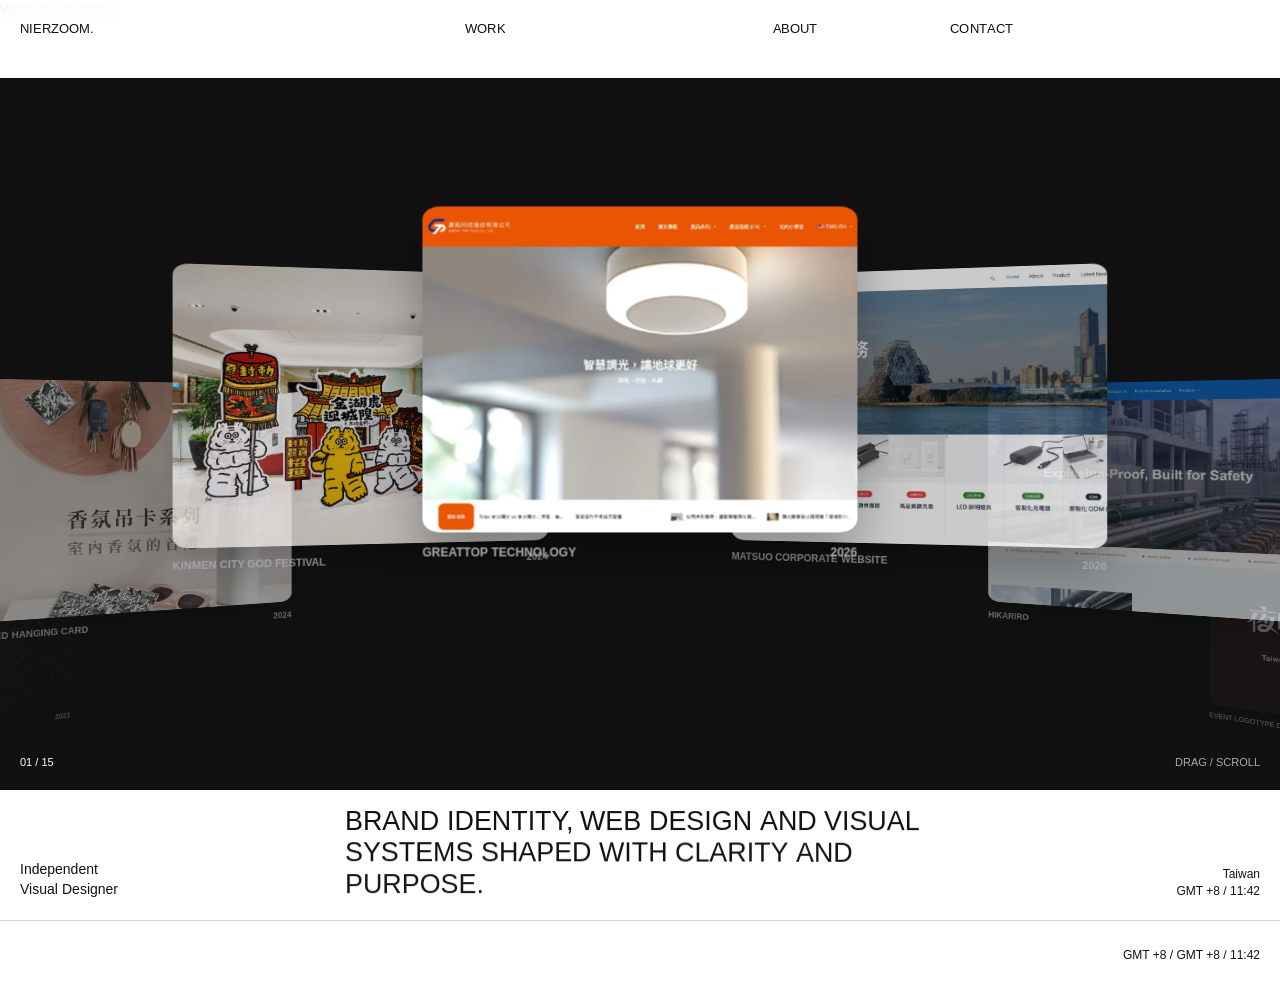
<file: index.html>
<!doctype html>
<html lang="zh-Hant">
<head>
  <meta charset="utf-8">
  <meta name="viewport" content="width=device-width, initial-scale=1">
  <meta http-equiv="refresh" content="0; url=NierZoom/">
  <title>NierZooM</title>
  <script>
    location.replace("NierZoom/");
  </script>
</head>
<body></body>
</html>
</file>
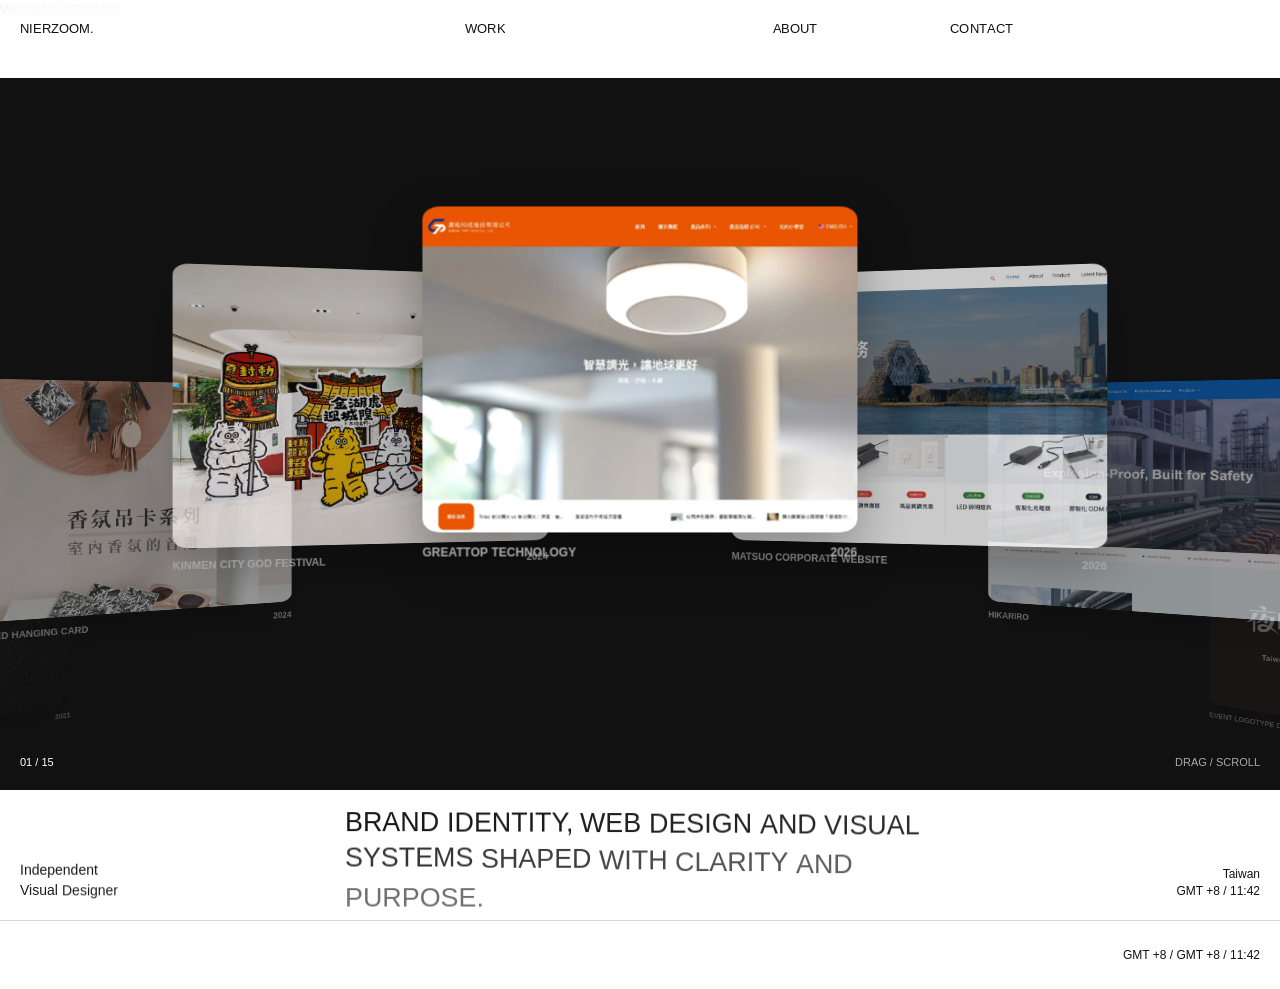
<file: NierZoom/index.html>
<!doctype html><html lang="en"><head><meta charset="UTF-8"><meta name="viewport" content="width=device-width,initial-scale=1"><title>NierZooM — Visual Designer</title><meta name="description" content="Independent visual designer working across brand, web, packaging and image."><link rel="stylesheet" href="vendor/lenis.css"><link rel="stylesheet" href="styles.css"></head><body data-page="home"><main class="page" id="app"></main><script src="vendor/gsap.min.js"></script><script src="vendor/ScrollTrigger.min.js"></script><script src="vendor/lenis.min.js"></script><script src="data/portfolio-data.js"></script><script src="portfolio.js"></script><script src="app.js"></script></body></html>
</file>
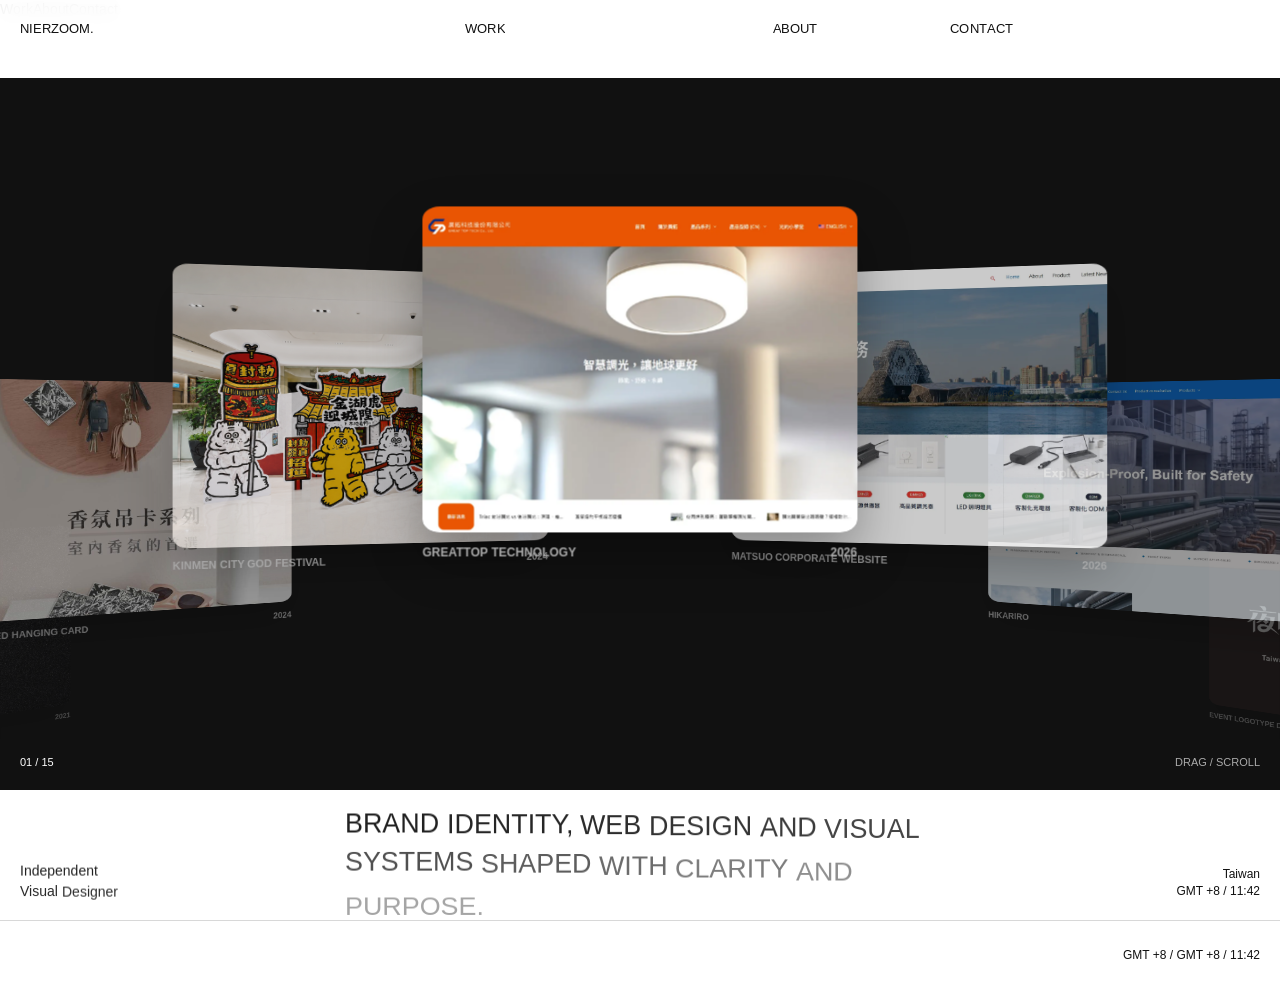
<file: NierZooM-v3/redesign-2026/style-b/index.html>
<!doctype html><html lang="en"><head><meta charset="UTF-8"><meta name="viewport" content="width=device-width,initial-scale=1"><title>NierZooM — Visual Designer</title><meta name="description" content="Independent visual designer working across brand, web, packaging and image."><link rel="stylesheet" href="vendor/lenis.css"><link rel="stylesheet" href="styles.css"></head><body data-page="home"><main class="page" id="app"></main><script src="vendor/gsap.min.js"></script><script src="vendor/ScrollTrigger.min.js"></script><script src="vendor/lenis.min.js"></script><script src="../../src/data/portfolio-data.js"></script><script src="../shared/portfolio.js"></script><script src="app.js"></script></body></html>
</file>
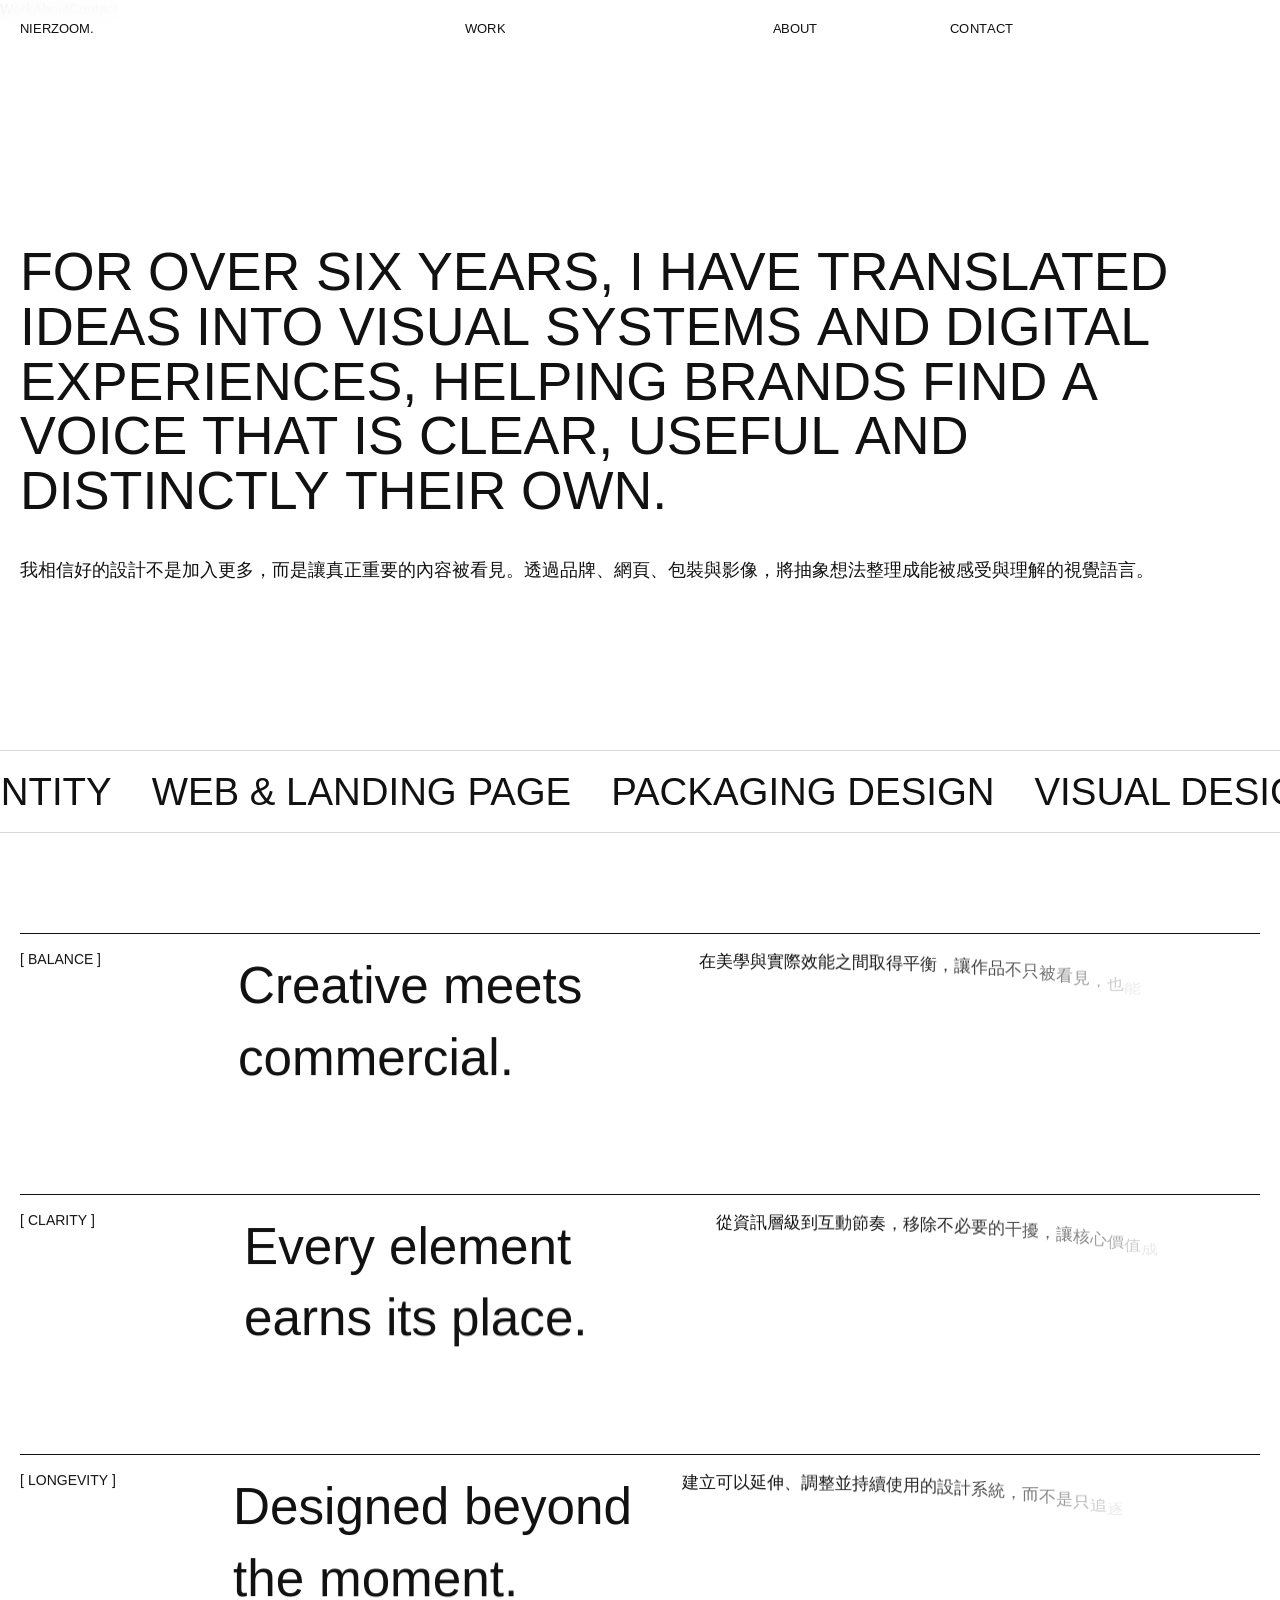
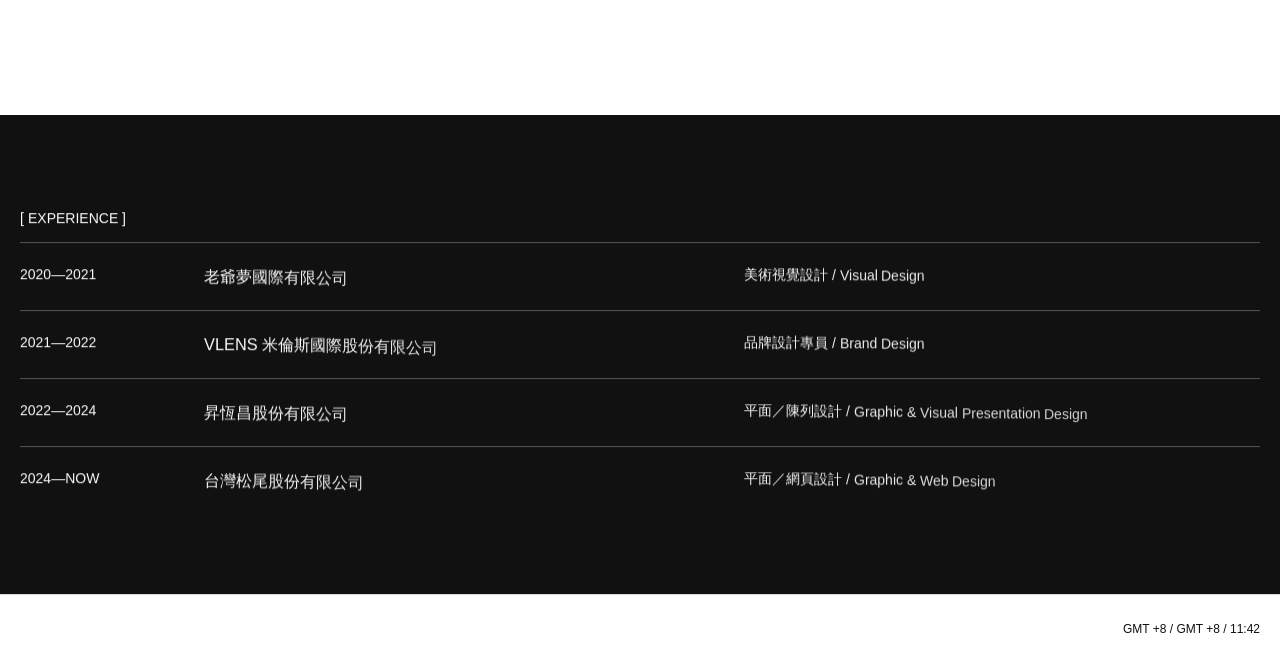
<file: NierZoom/about.html>
<!doctype html><html lang="en"><head><meta charset="UTF-8"><meta name="viewport" content="width=device-width,initial-scale=1"><title>About — NierZooM</title><meta name="description" content="About NierZooM and the design practice."><link rel="stylesheet" href="vendor/lenis.css"><link rel="stylesheet" href="styles.css"></head><body data-page="about"><main class="page" id="app"></main><script src="vendor/gsap.min.js"></script><script src="vendor/ScrollTrigger.min.js"></script><script src="vendor/lenis.min.js"></script><script src="data/portfolio-data.js"></script><script src="portfolio.js"></script><script src="app.js"></script></body></html>
</file>
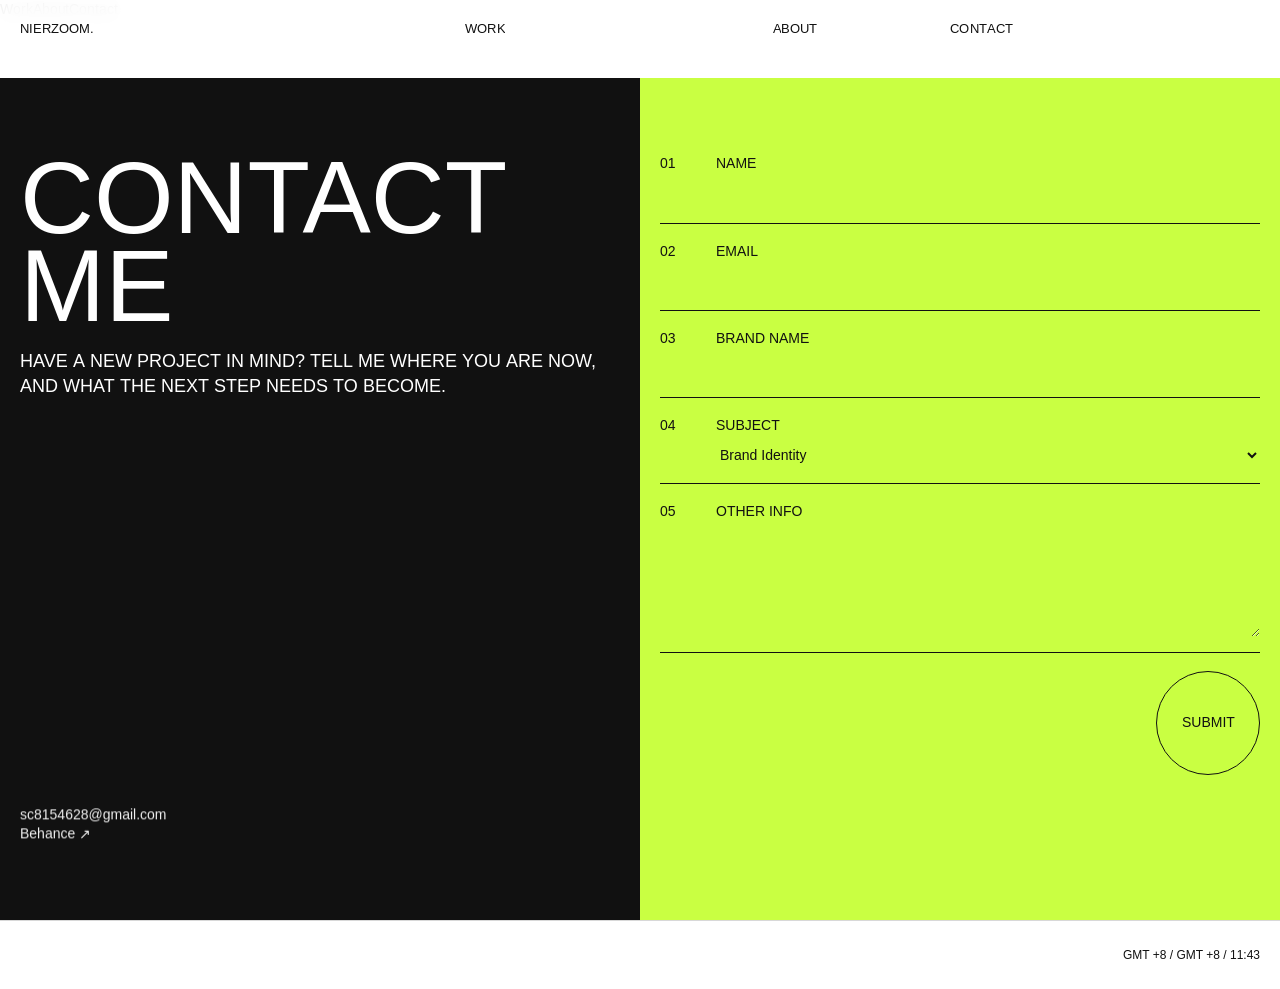
<file: NierZoom/contact.html>
<!doctype html><html lang="en"><head><meta charset="UTF-8"><meta name="viewport" content="width=device-width,initial-scale=1"><title>Contact — NierZooM</title><meta name="description" content="Contact NierZooM about a new visual design project."><link rel="stylesheet" href="vendor/lenis.css"><link rel="stylesheet" href="styles.css"></head><body data-page="contact"><main class="page" id="app"></main><script src="vendor/gsap.min.js"></script><script src="vendor/ScrollTrigger.min.js"></script><script src="vendor/lenis.min.js"></script><script src="data/portfolio-data.js"></script><script src="portfolio.js"></script><script src="app.js"></script></body></html>
</file>
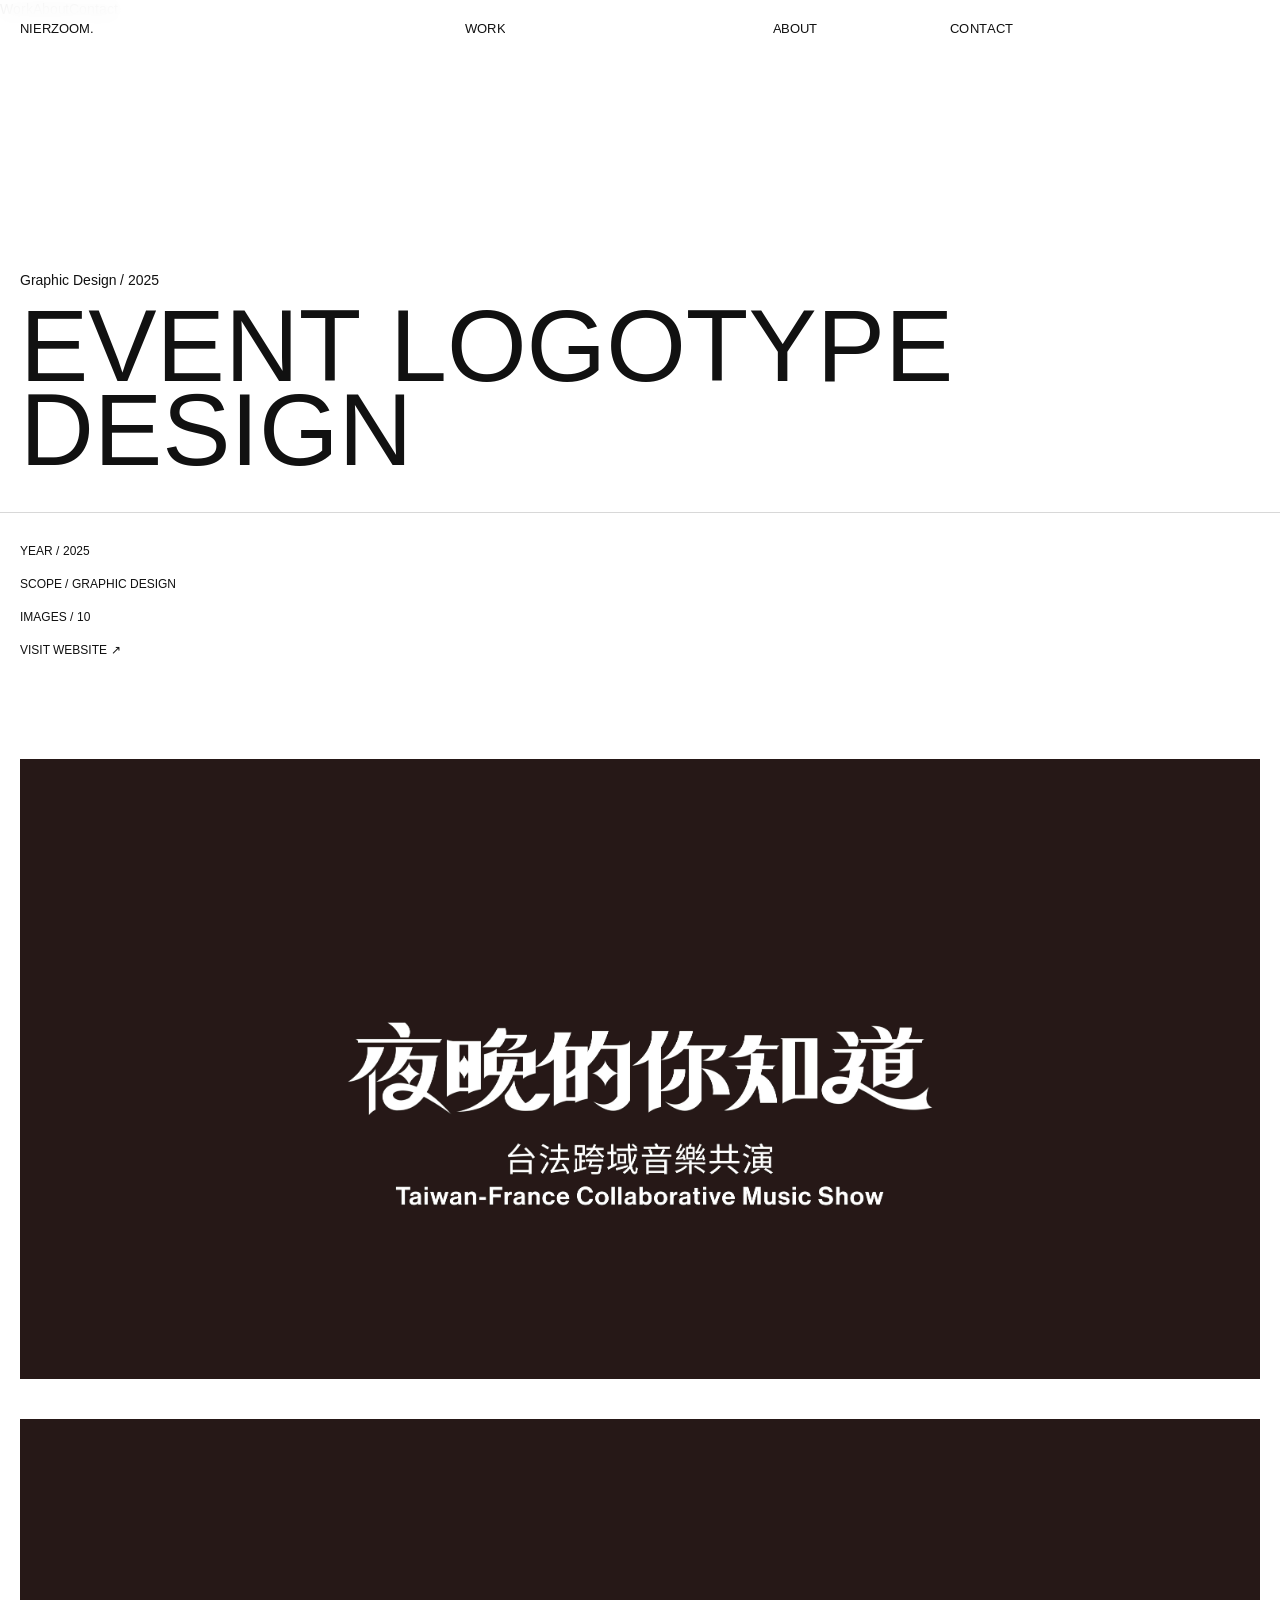
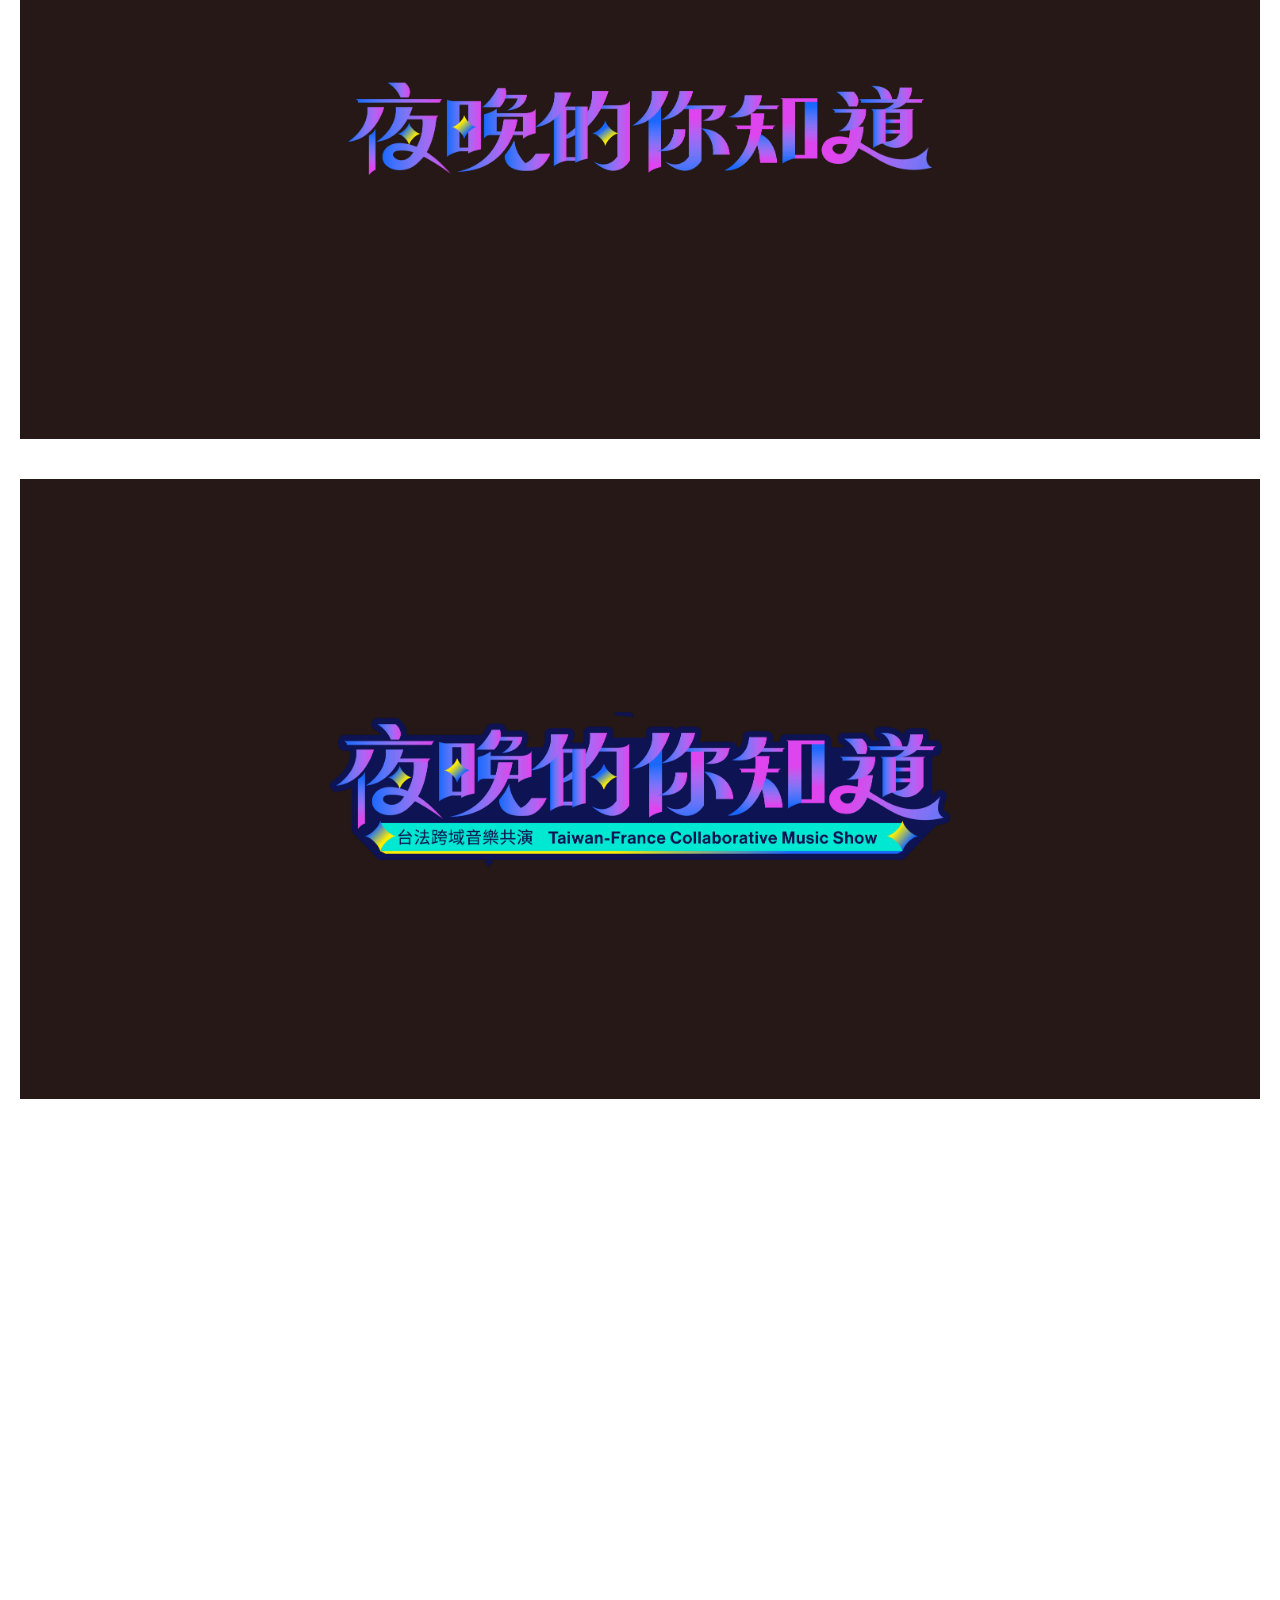
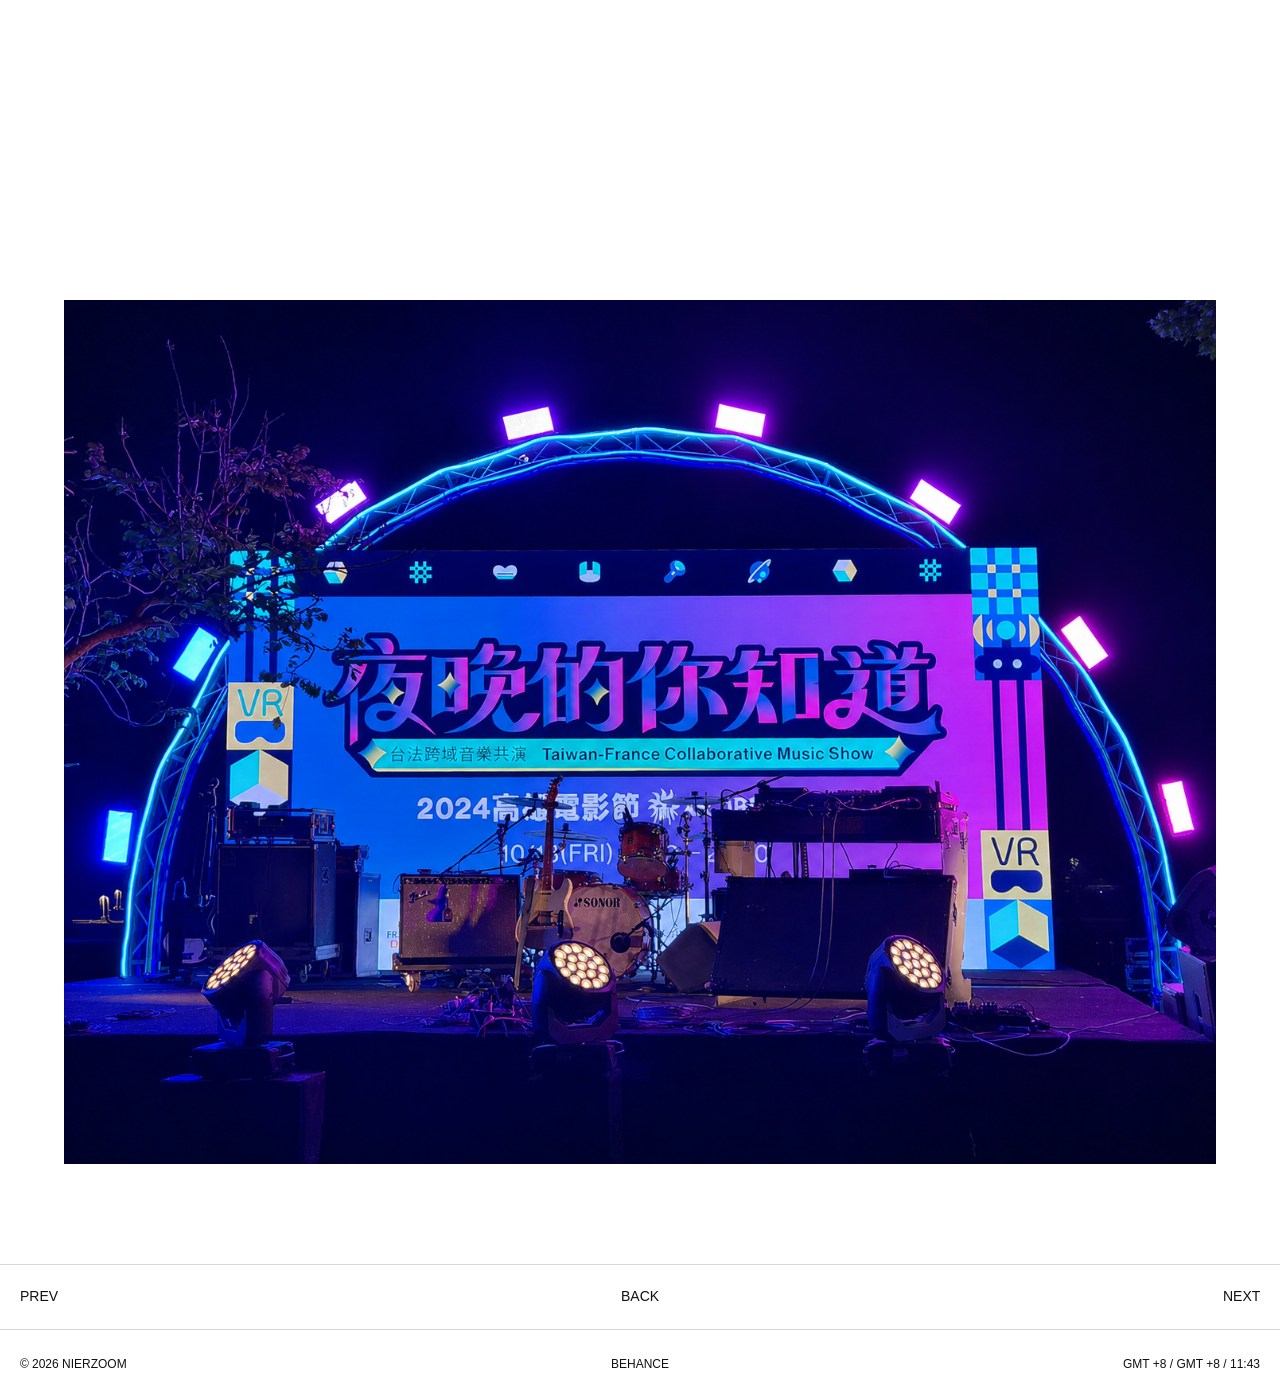
<file: NierZoom/project.html>
<!doctype html><html lang="en"><head><meta charset="UTF-8"><meta name="viewport" content="width=device-width,initial-scale=1"><title>Project — NierZooM</title><meta name="description" content="Selected project by NierZooM."><link rel="stylesheet" href="vendor/lenis.css"><link rel="stylesheet" href="styles.css"></head><body data-page="project"><main class="page" id="app"></main><script src="vendor/gsap.min.js"></script><script src="vendor/ScrollTrigger.min.js"></script><script src="vendor/lenis.min.js"></script><script src="data/portfolio-data.js"></script><script src="portfolio.js"></script><script src="app.js"></script></body></html>
</file>
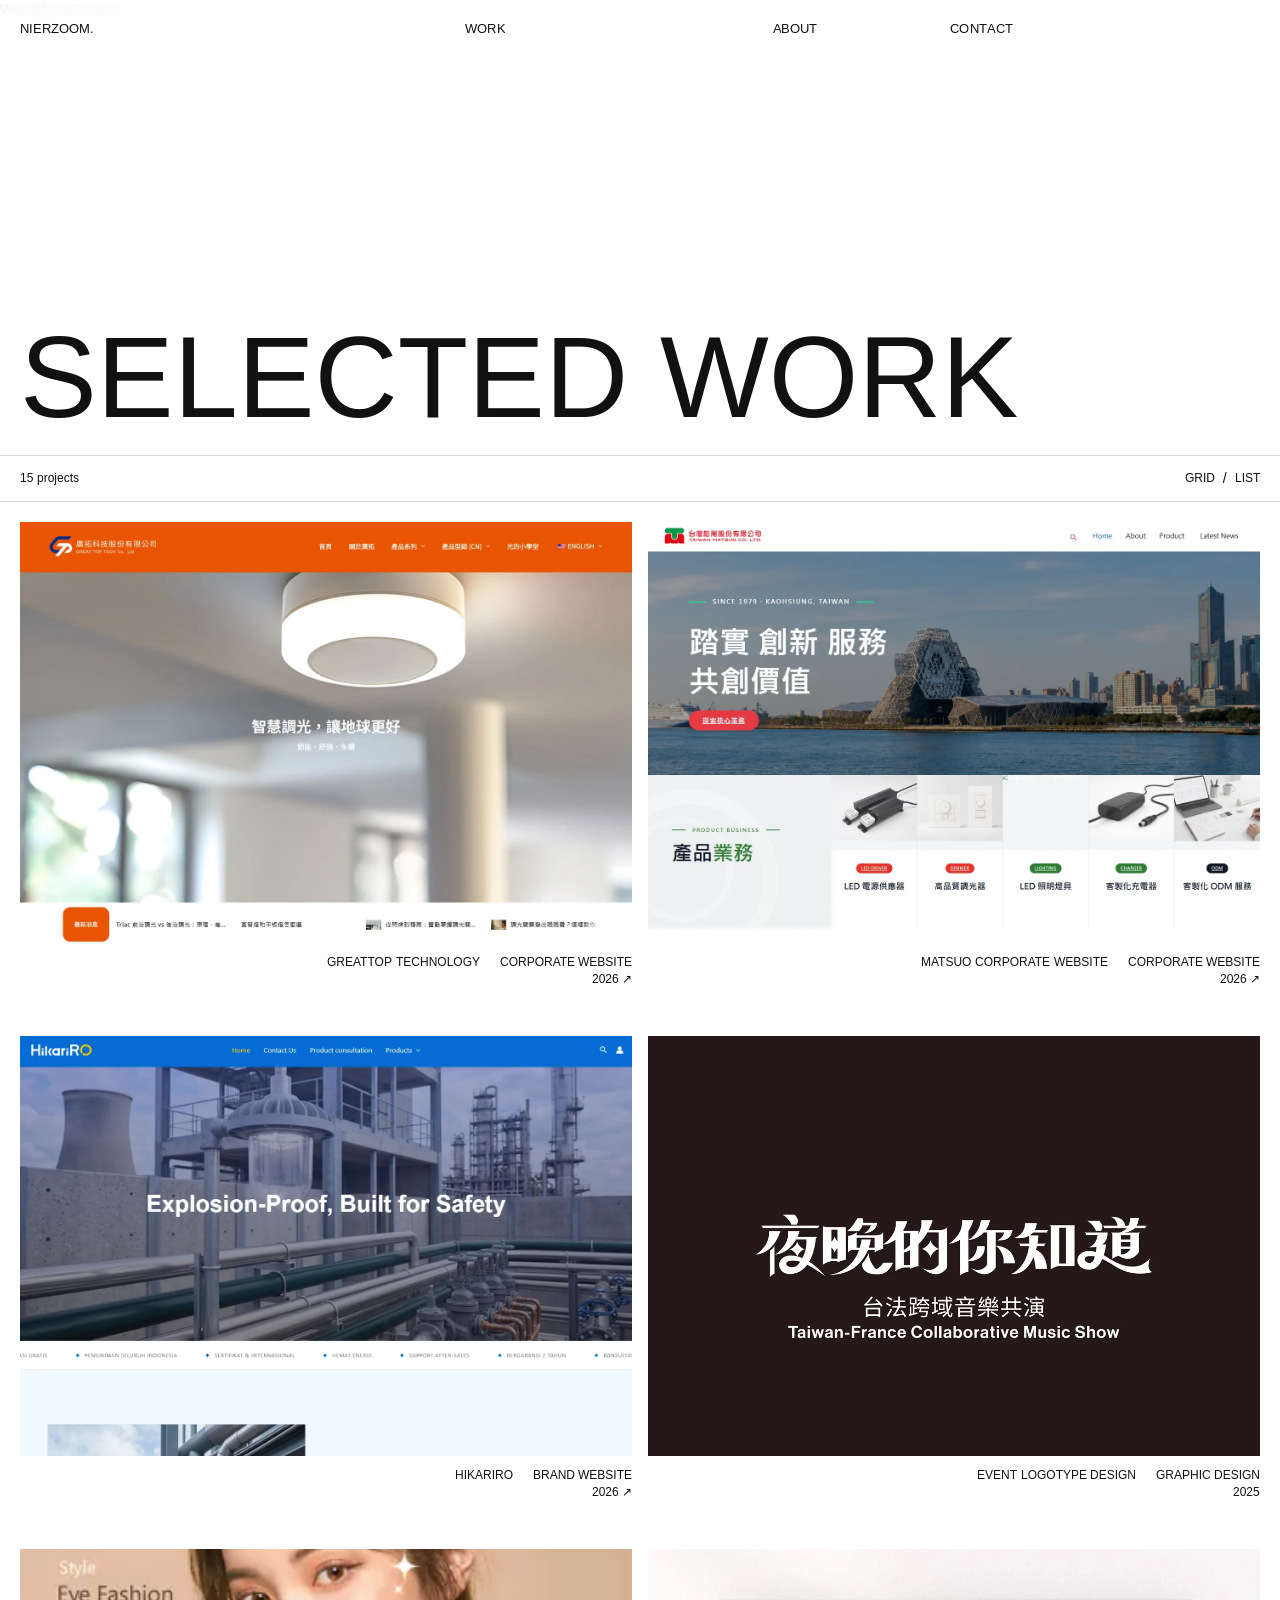
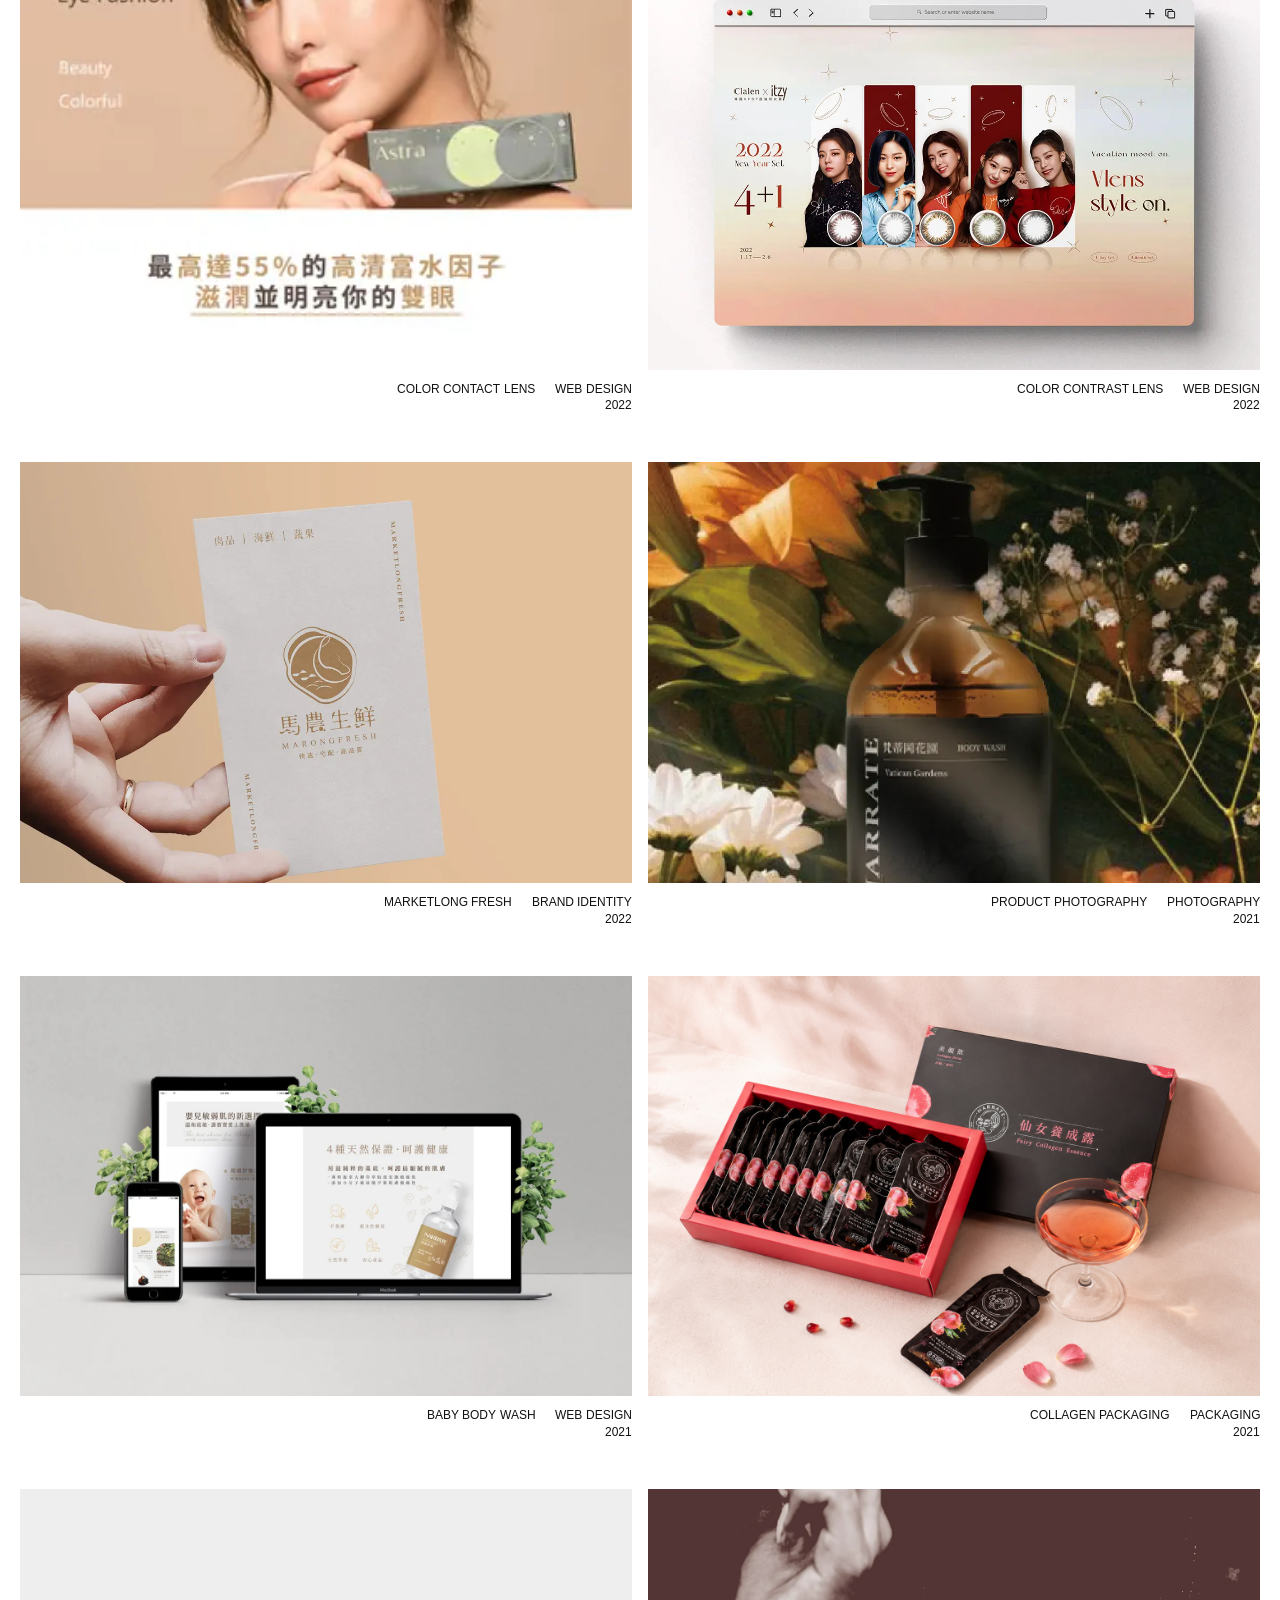
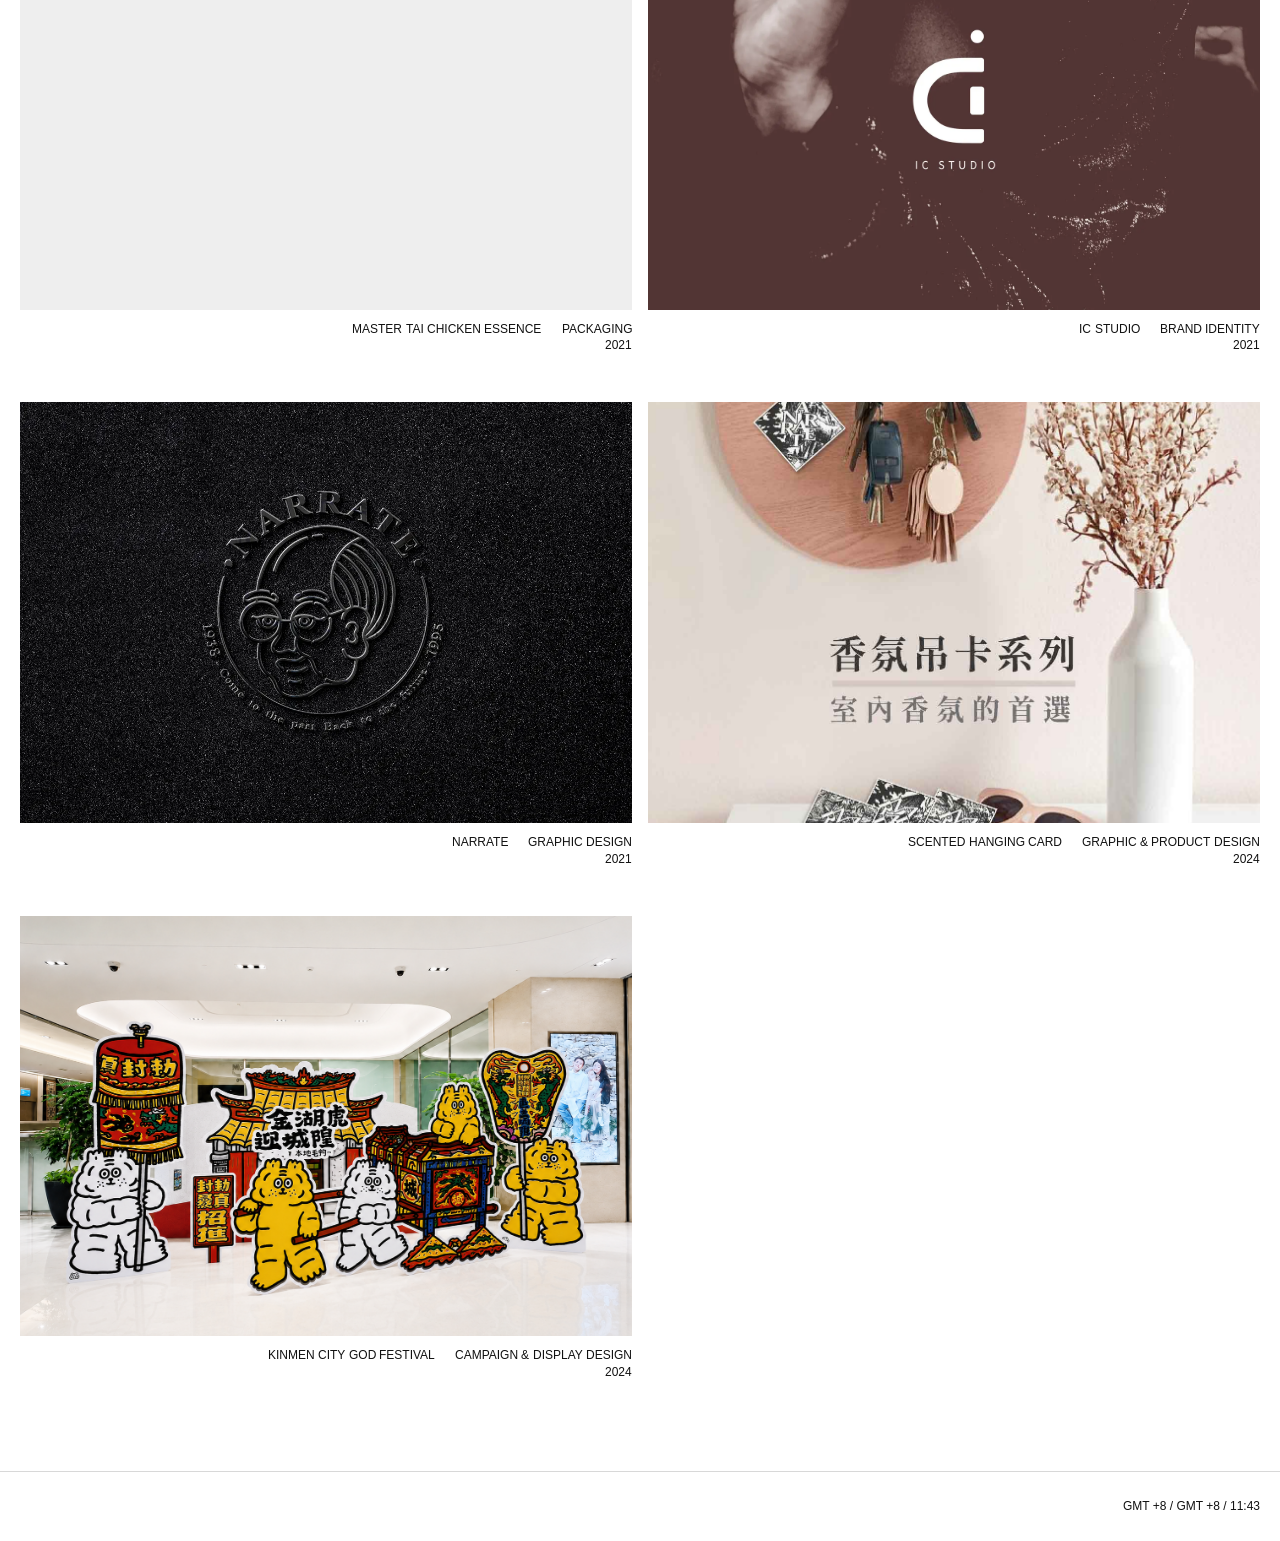
<file: NierZoom/works.html>
<!doctype html><html lang="en"><head><meta charset="UTF-8"><meta name="viewport" content="width=device-width,initial-scale=1"><title>Work — NierZooM</title><meta name="description" content="Selected work by NierZooM."><link rel="stylesheet" href="vendor/lenis.css"><link rel="stylesheet" href="styles.css"></head><body data-page="works"><main class="page" id="app"></main><script src="vendor/gsap.min.js"></script><script src="vendor/ScrollTrigger.min.js"></script><script src="vendor/lenis.min.js"></script><script src="data/portfolio-data.js"></script><script src="portfolio.js"></script><script src="app.js"></script></body></html>
</file>
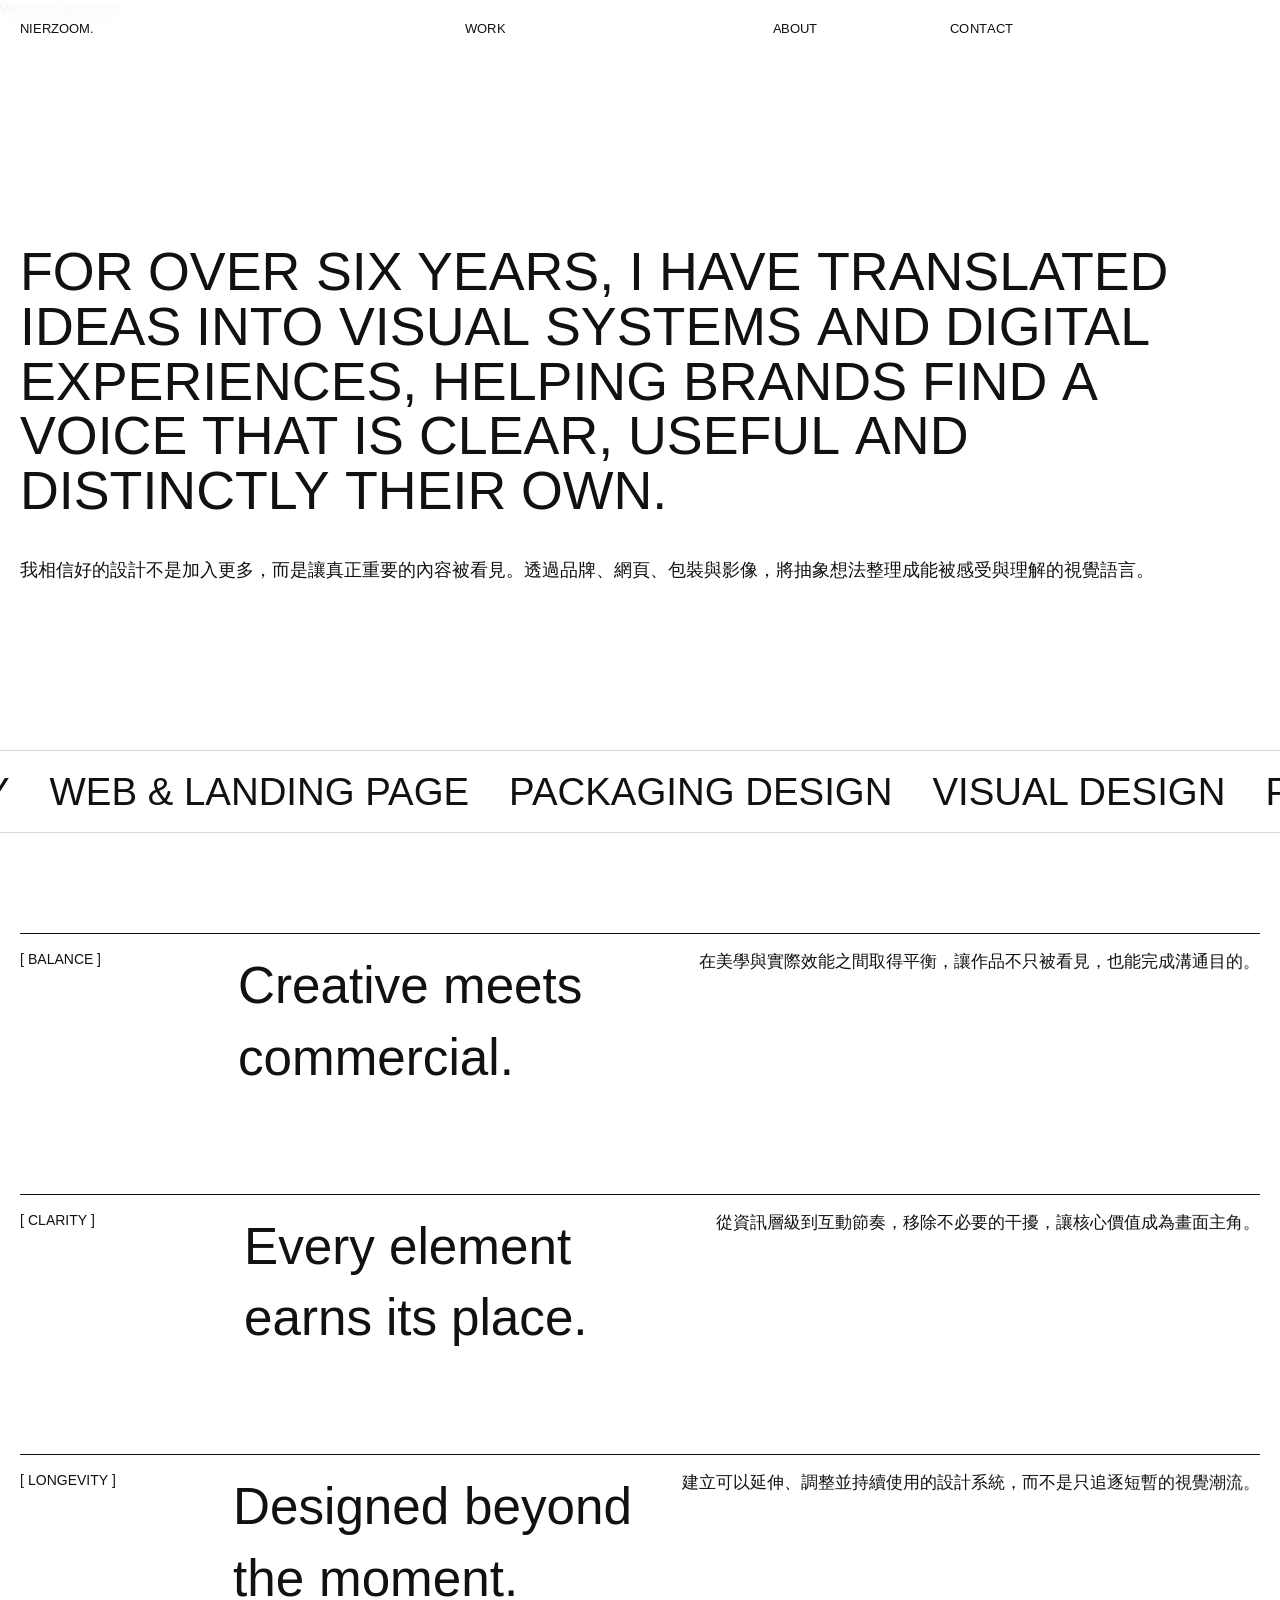
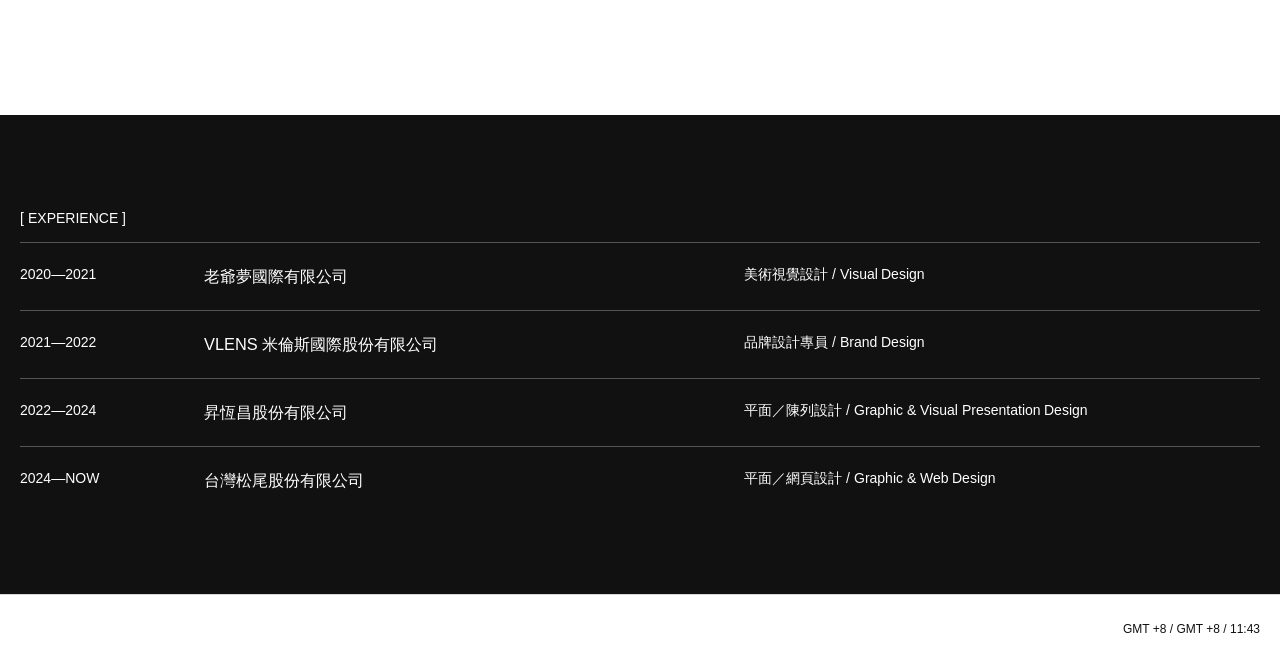
<file: NierZooM-v3/redesign-2026/style-b/about.html>
<!doctype html><html lang="en"><head><meta charset="UTF-8"><meta name="viewport" content="width=device-width,initial-scale=1"><title>About — NierZooM</title><meta name="description" content="About NierZooM and the design practice."><link rel="stylesheet" href="vendor/lenis.css"><link rel="stylesheet" href="styles.css"></head><body data-page="about"><main class="page" id="app"></main><script src="vendor/gsap.min.js"></script><script src="vendor/ScrollTrigger.min.js"></script><script src="vendor/lenis.min.js"></script><script src="../../src/data/portfolio-data.js"></script><script src="../shared/portfolio.js"></script><script src="app.js"></script></body></html>
</file>
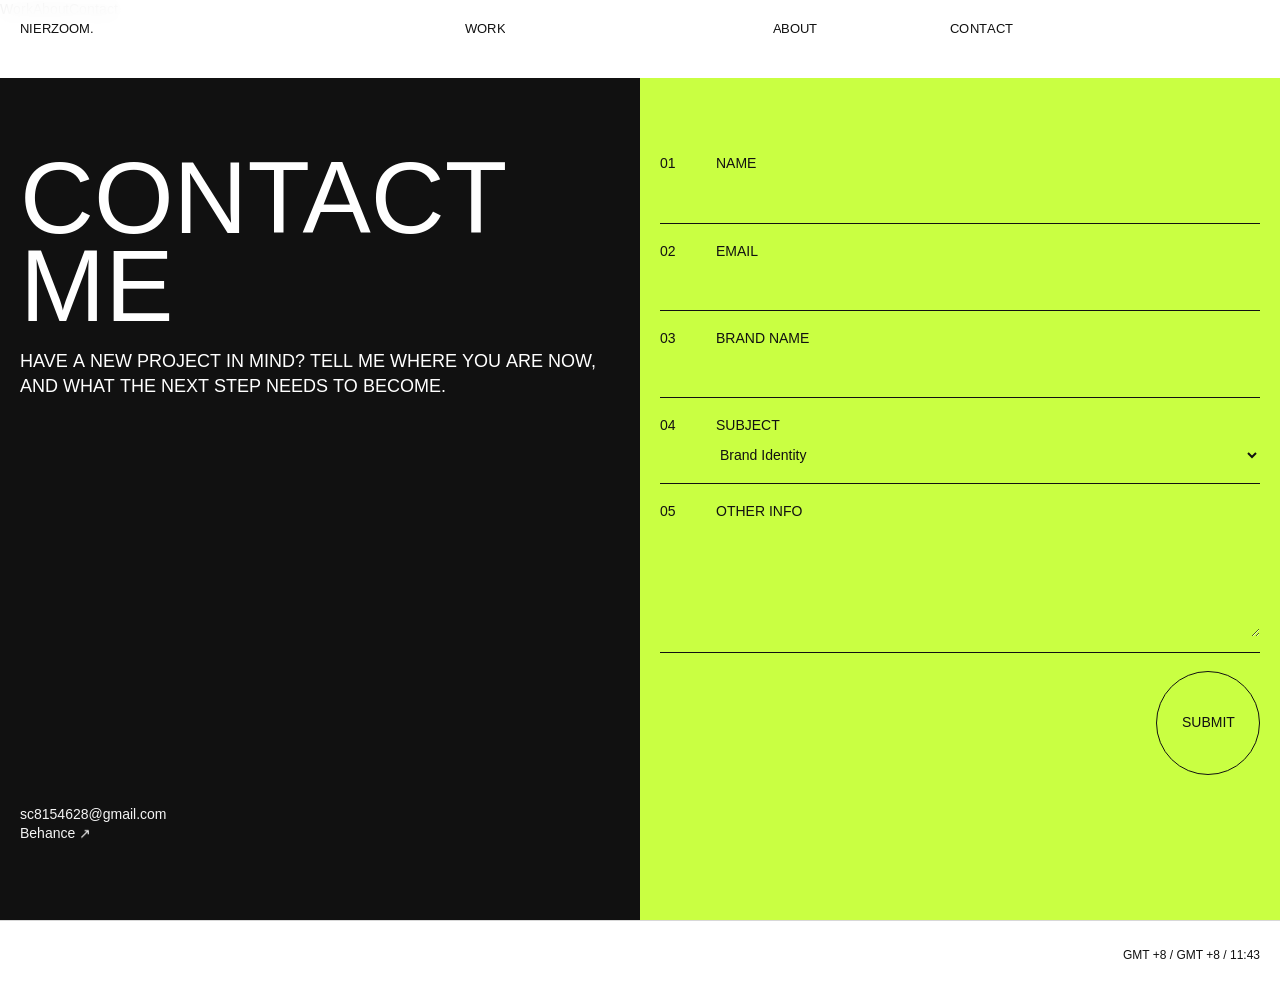
<file: NierZooM-v3/redesign-2026/style-b/contact.html>
<!doctype html><html lang="en"><head><meta charset="UTF-8"><meta name="viewport" content="width=device-width,initial-scale=1"><title>Contact — NierZooM</title><meta name="description" content="Contact NierZooM about a new visual design project."><link rel="stylesheet" href="vendor/lenis.css"><link rel="stylesheet" href="styles.css"></head><body data-page="contact"><main class="page" id="app"></main><script src="vendor/gsap.min.js"></script><script src="vendor/ScrollTrigger.min.js"></script><script src="vendor/lenis.min.js"></script><script src="../../src/data/portfolio-data.js"></script><script src="../shared/portfolio.js"></script><script src="app.js"></script></body></html>
</file>
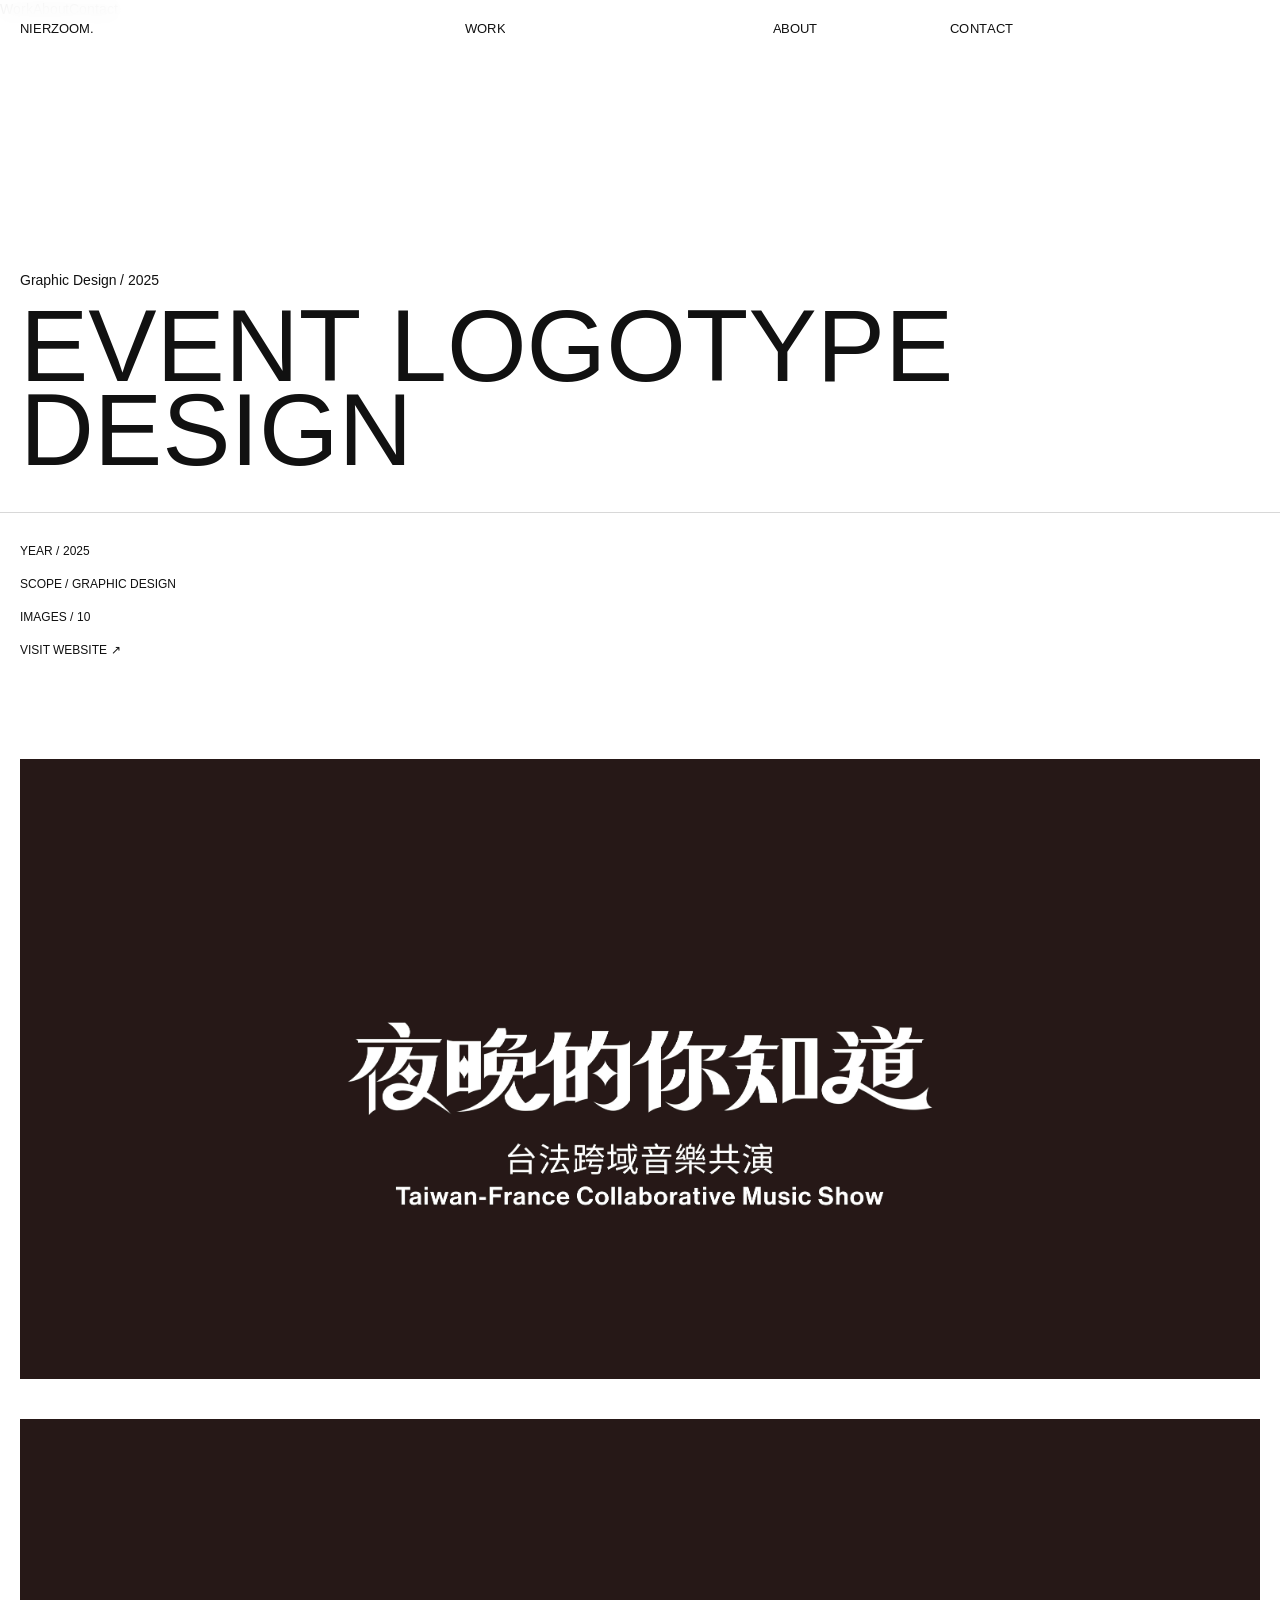
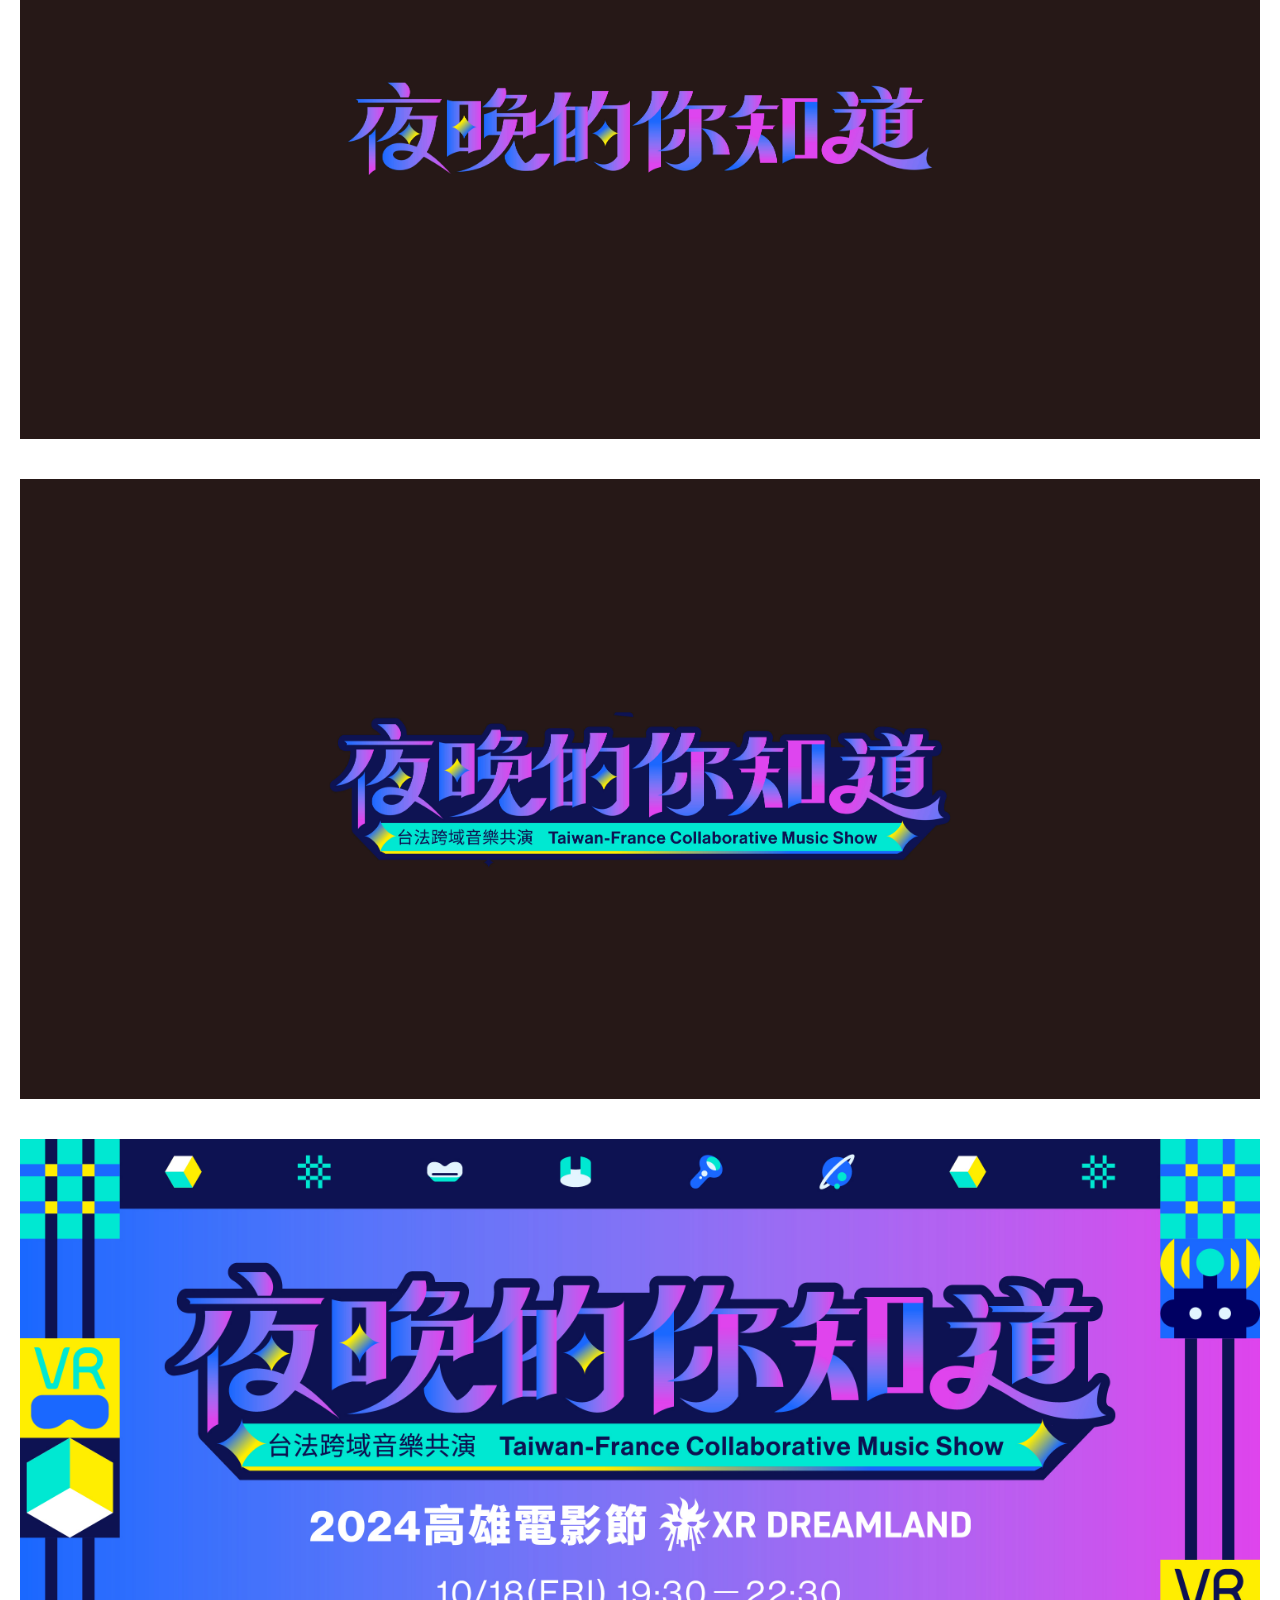
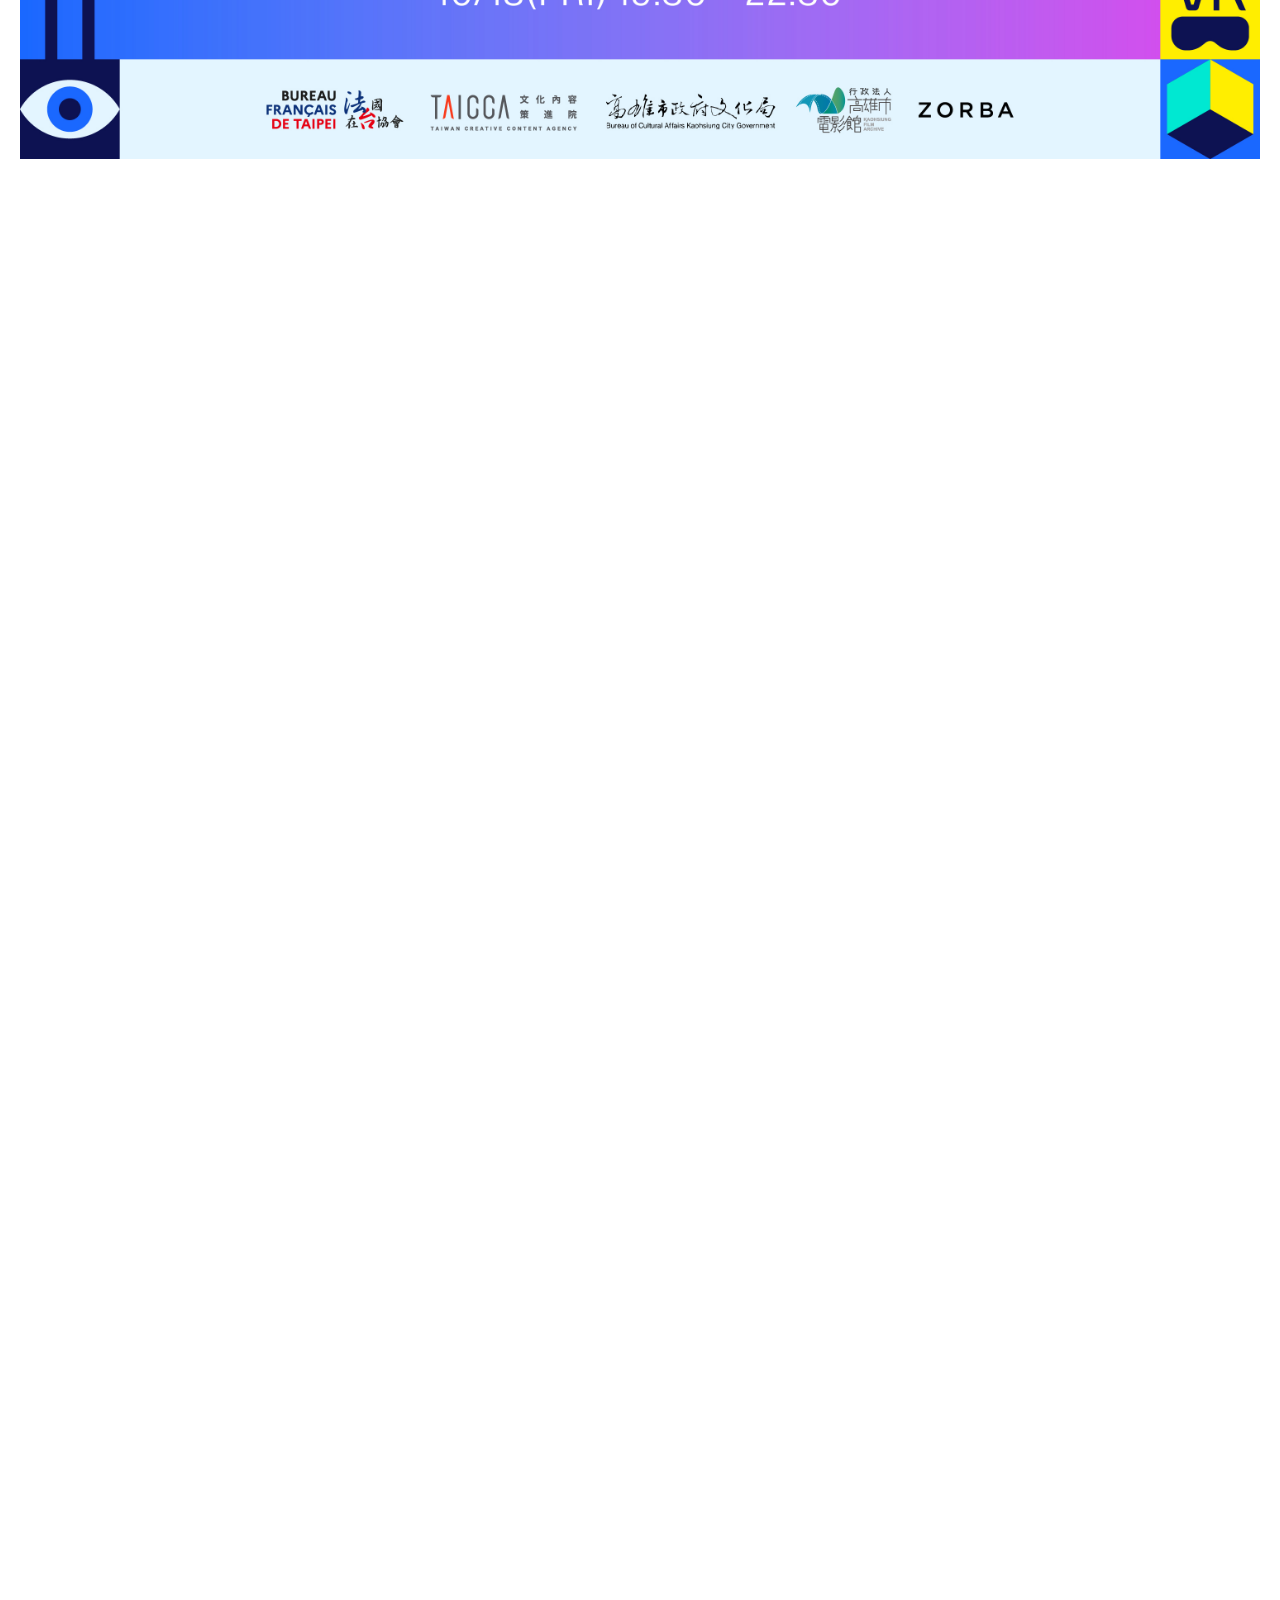
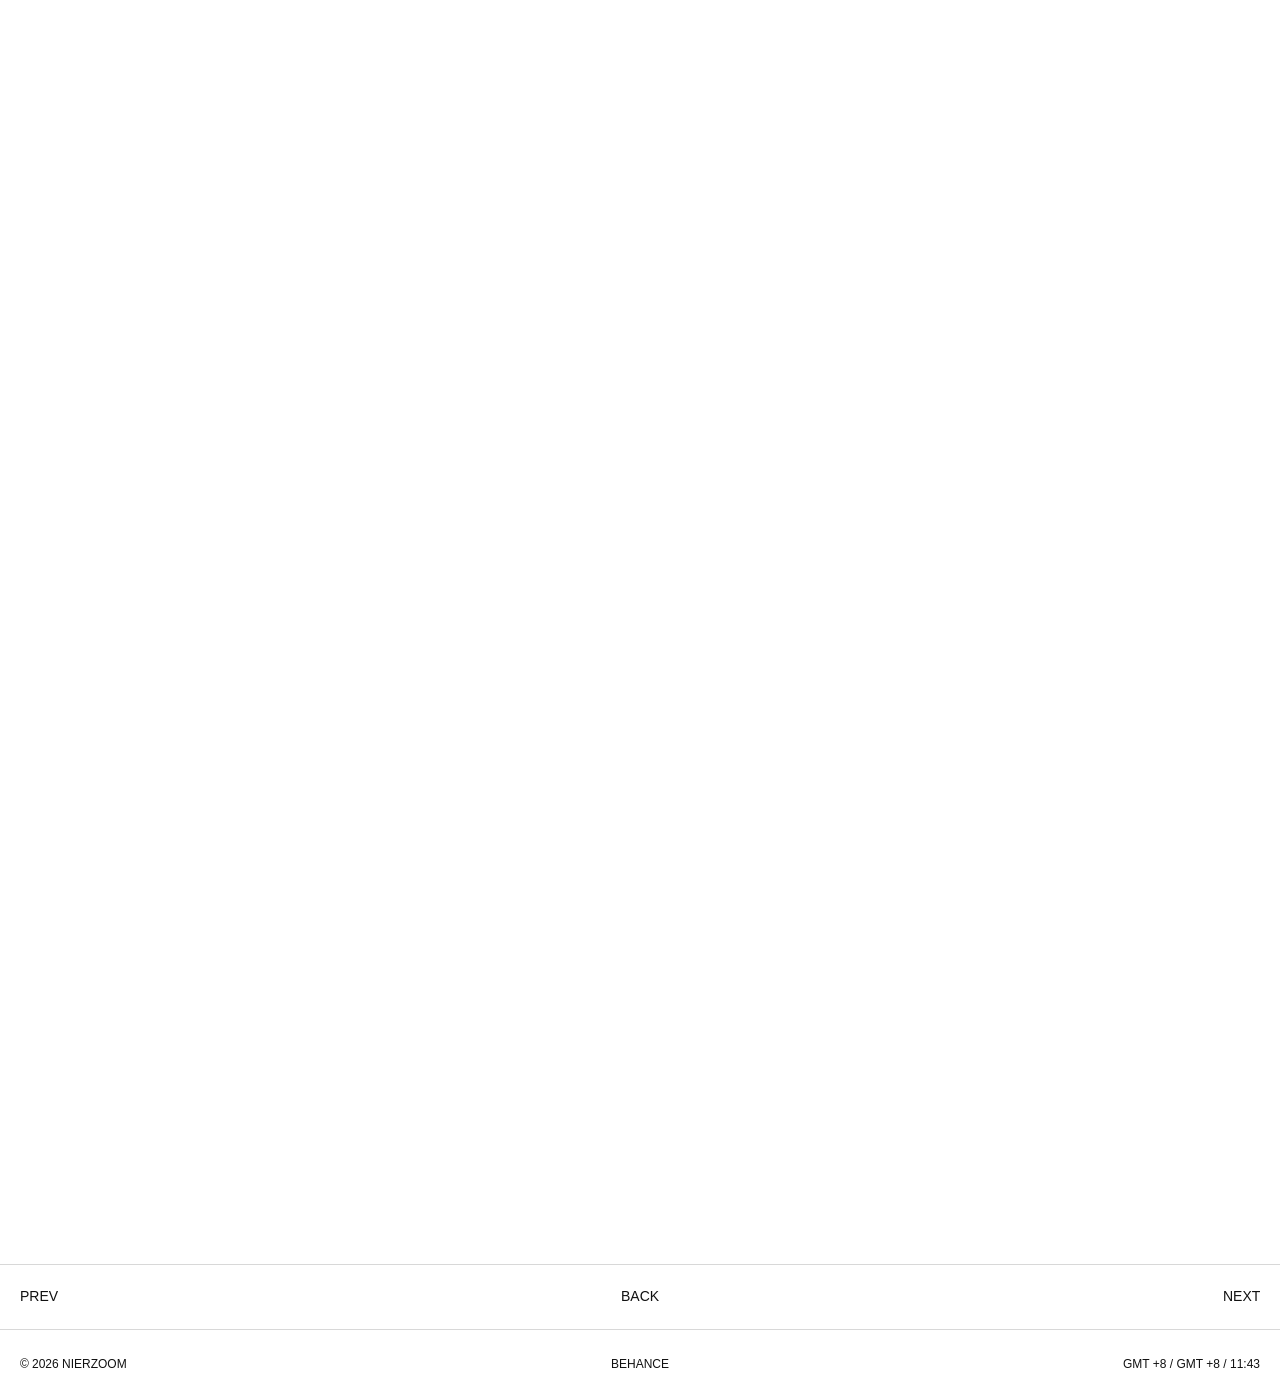
<file: NierZooM-v3/redesign-2026/style-b/project.html>
<!doctype html><html lang="en"><head><meta charset="UTF-8"><meta name="viewport" content="width=device-width,initial-scale=1"><title>Project — NierZooM</title><meta name="description" content="Selected project by NierZooM."><link rel="stylesheet" href="vendor/lenis.css"><link rel="stylesheet" href="styles.css"></head><body data-page="project"><main class="page" id="app"></main><script src="vendor/gsap.min.js"></script><script src="vendor/ScrollTrigger.min.js"></script><script src="vendor/lenis.min.js"></script><script src="../../src/data/portfolio-data.js"></script><script src="../shared/portfolio.js"></script><script src="app.js"></script></body></html>
</file>
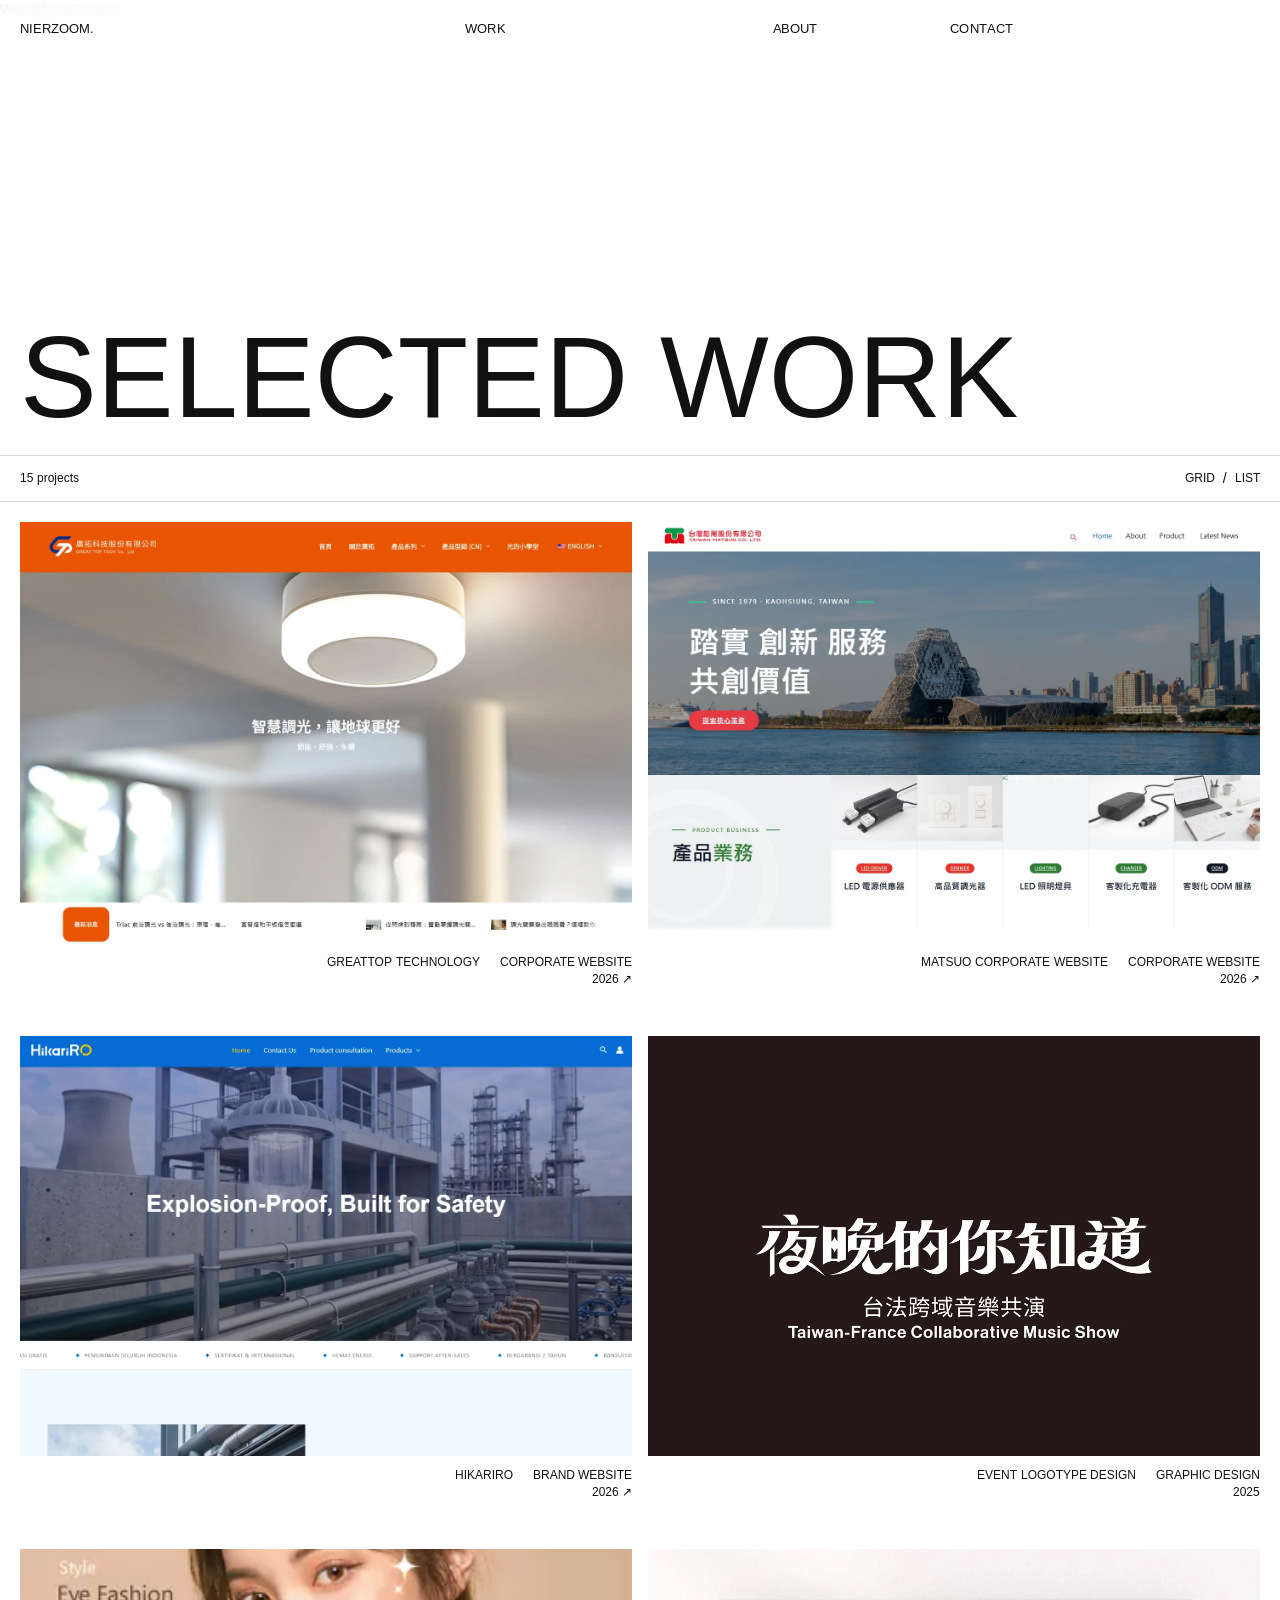
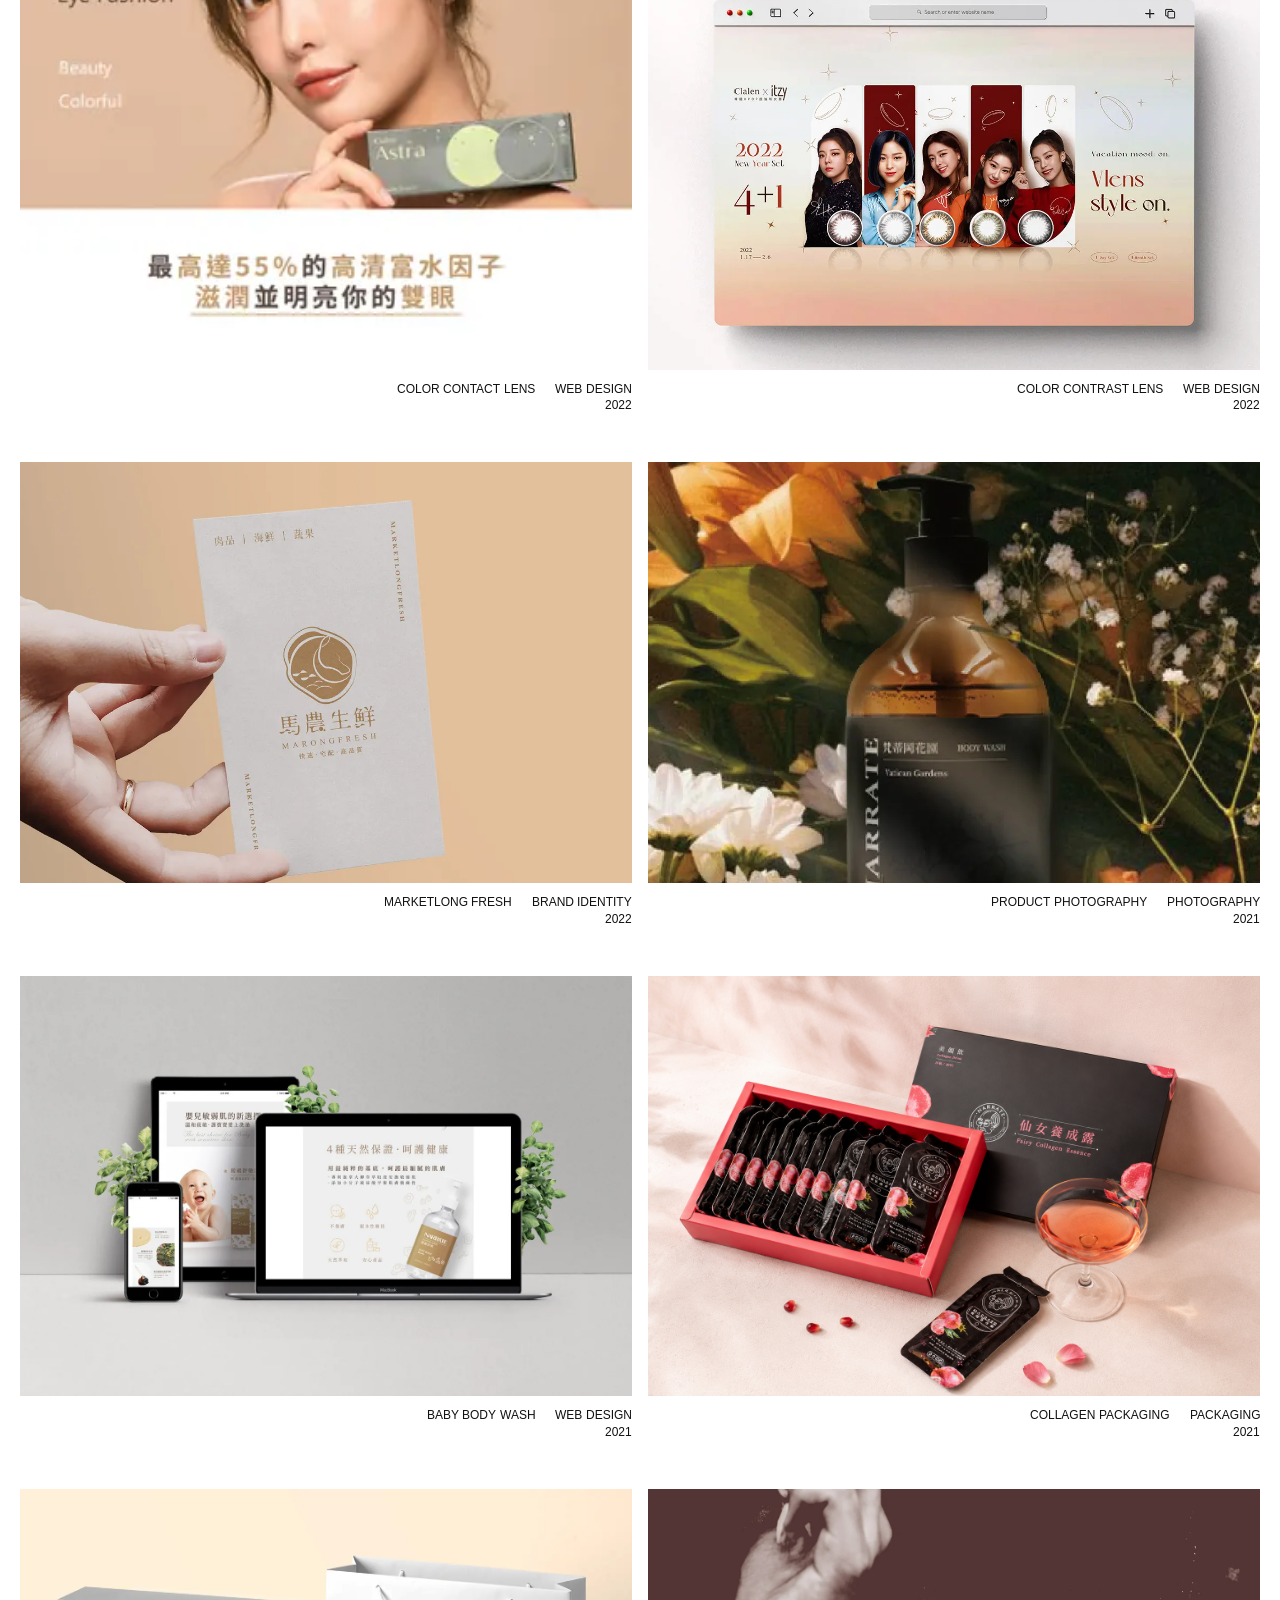
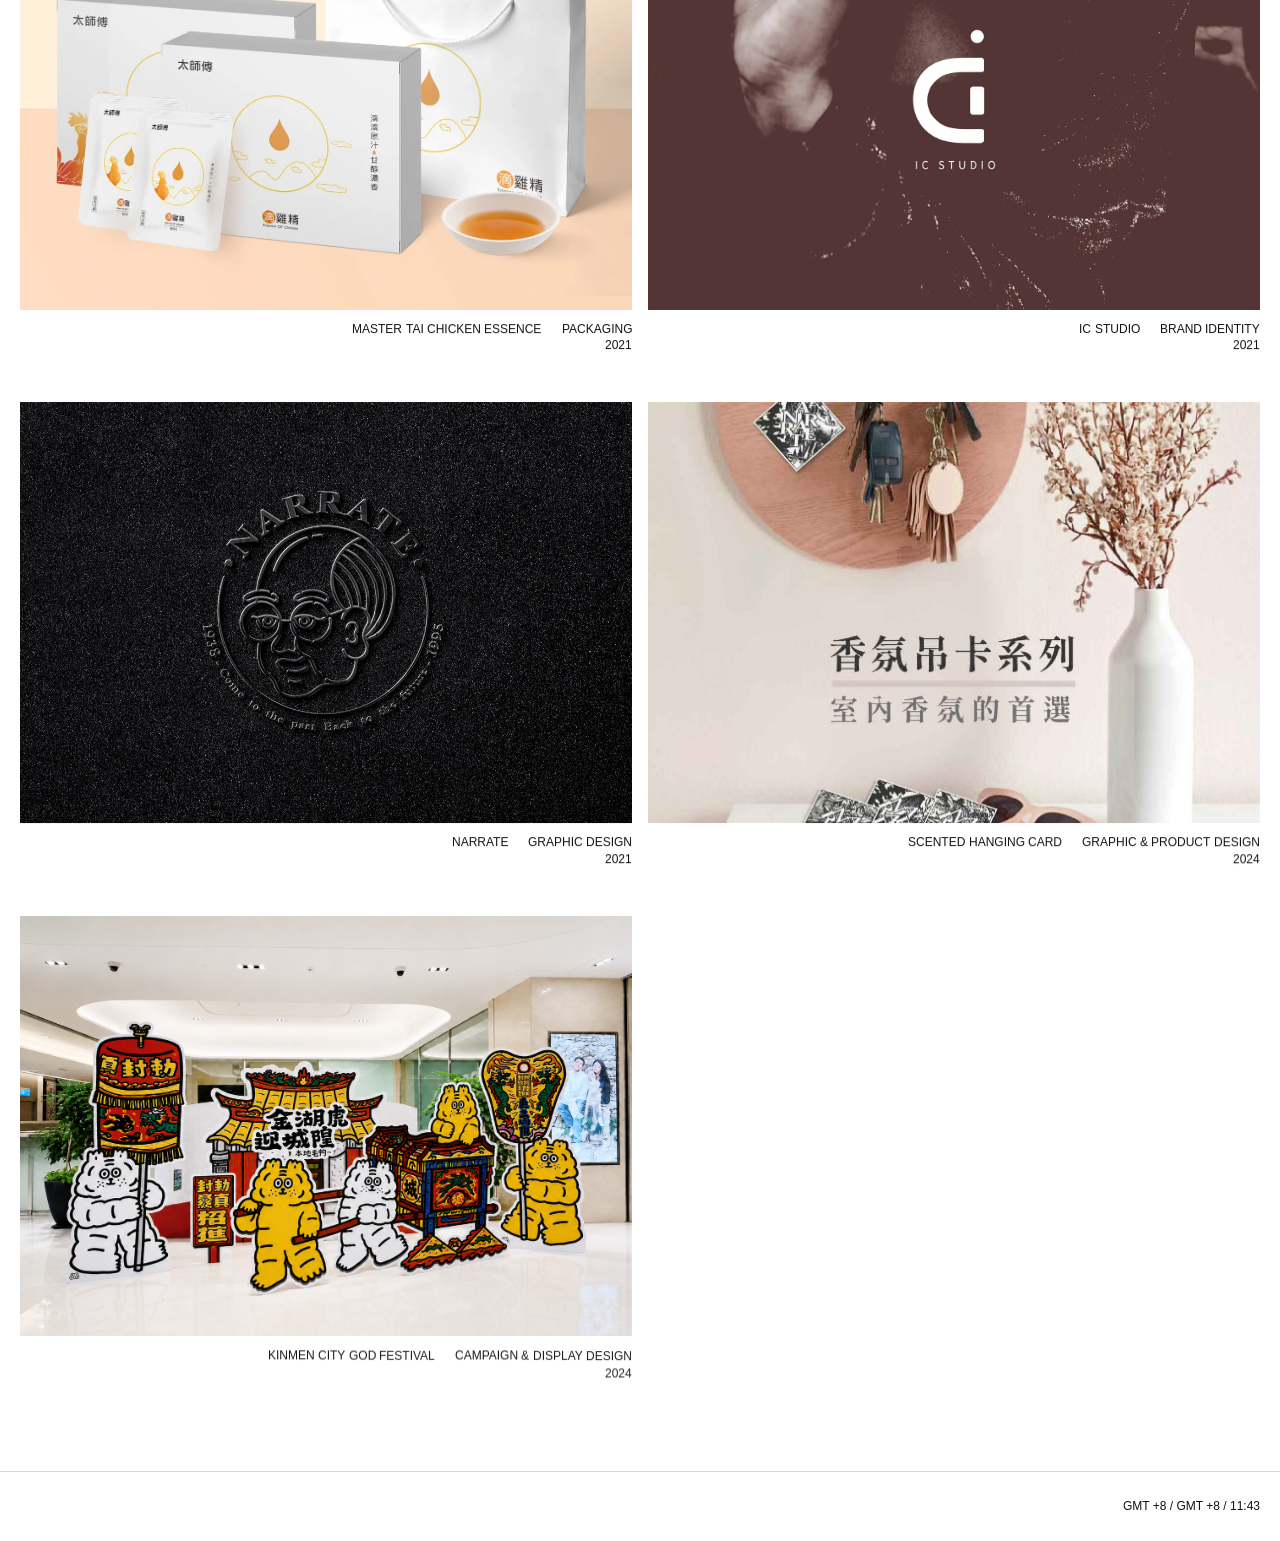
<file: NierZooM-v3/redesign-2026/style-b/works.html>
<!doctype html><html lang="en"><head><meta charset="UTF-8"><meta name="viewport" content="width=device-width,initial-scale=1"><title>Work — NierZooM</title><meta name="description" content="Selected work by NierZooM."><link rel="stylesheet" href="vendor/lenis.css"><link rel="stylesheet" href="styles.css"></head><body data-page="works"><main class="page" id="app"></main><script src="vendor/gsap.min.js"></script><script src="vendor/ScrollTrigger.min.js"></script><script src="vendor/lenis.min.js"></script><script src="../../src/data/portfolio-data.js"></script><script src="../shared/portfolio.js"></script><script src="app.js"></script></body></html>
</file>
<file: NierZoom/vendor/lenis.css>
html.lenis,
html.lenis body {
  height: auto;
}

.lenis:not(.lenis-autoToggle).lenis-stopped {
  overflow: clip;
}

.lenis [data-lenis-prevent],
.lenis [data-lenis-prevent-wheel],
.lenis [data-lenis-prevent-touch],
.lenis [data-lenis-prevent-vertical],
.lenis [data-lenis-prevent-horizontal] {
  overscroll-behavior: contain;
}

.lenis.lenis-smooth iframe {
  pointer-events: none;
}

.lenis.lenis-autoToggle {
  transition-property: overflow;
  transition-duration: 1ms;
  transition-behavior: allow-discrete;
}
</file>
<file: NierZoom/styles.css>
:root {
  --white: #fff;
  --black: #111;
  --gray: #777;
  --line: #d8d8d8;
  --lime: #c9ff42;
  --pad: 20px;
  --nav-h: 58px;
}
* { box-sizing: border-box; }
html { scroll-behavior: smooth; }
body { margin: 0; color: var(--black); background: var(--white); font-family: Arial, Helvetica, "Noto Sans TC", sans-serif; font-size: 14px; line-height: 1.4; letter-spacing: 0; }
body.menu-open { overflow: hidden; }
a { color: inherit; text-decoration: none; }
button, input, textarea, select { color: inherit; font: inherit; letter-spacing: 0; }
button { cursor: pointer; }
img, video { display: block; max-width: 100%; }

.top-nav { position: fixed; z-index: 50; inset: 0 0 auto; height: var(--nav-h); display: grid; grid-template-columns: repeat(4, 1fr); align-items: center; padding: 0 var(--pad); background: rgba(255,255,255,.92); backdrop-filter: blur(10px); }
.top-nav a { font-size: 13px; text-transform: uppercase; }
.top-nav a:nth-child(2), .top-nav a:nth-child(3) { justify-self: center; }
.top-nav a:last-child { justify-self: end; }
.top-nav a[aria-current="page"] { text-decoration: underline; text-underline-offset: 4px; }
.mobile-toggle { display: none; }
.page { min-height: 100svh; padding-top: var(--nav-h); }

.index-stage { min-height: calc(100svh - var(--nav-h)); display: grid; grid-template-rows: minmax(600px, 1fr) auto; overflow: hidden; }
.circular-gallery { position: relative; min-height: 600px; overflow: hidden; touch-action: pan-y; cursor: grab; color: #fff; background: #111; perspective: 1200px; }
.circular-gallery.is-dragging { cursor: grabbing; }
.circular-stage { position: absolute; inset: 0; transform-style: preserve-3d; }
.circular-card {
  position: absolute;
  left: 50%;
  top: 43%;
  width: clamp(250px, 34vw, 460px);
  display: grid;
  gap: 12px;
  color: #fff;
  transform-style: preserve-3d;
  will-change: transform, opacity;
}
.circular-card-media { aspect-ratio: 4 / 3; overflow: hidden; border-radius: 4%; background: #222; box-shadow: 0 24px 54px rgba(0, 0, 0, .32); }
.circular-card img { width: 100%; height: 100%; object-fit: cover; pointer-events: none; transition: filter 300ms ease, transform 650ms cubic-bezier(.2,.7,.2,1); }
.circular-card.is-active:hover img { filter: grayscale(1); transform: scale(1.025); }
.circular-card-info { display: flex; justify-content: space-between; gap: 16px; font-size: 12px; font-weight: 700; text-transform: uppercase; }
.circular-card-info span:last-child { color: #aaa; }
.circular-counter, .circular-hint { position: absolute; z-index: 40; bottom: 20px; font-size: 11px; text-transform: uppercase; }
.circular-counter { left: var(--pad); }
.circular-hint { right: var(--pad); color: #aaa; }
.index-footer { display: grid; grid-template-columns: 1fr 2fr 1fr; align-items: end; gap: 30px; padding: 16px var(--pad) 20px; }
.index-footer p { margin: 0; }
.index-statement { max-width: 650px; font-size: clamp(18px, 2.1vw, 30px); line-height: 1.16; text-transform: uppercase; }
.index-time { justify-self: end; text-align: right; font-size: 12px; }

.page-heading { min-height: 42svh; display: grid; align-content: end; padding: 70px var(--pad) 30px; border-bottom: 1px solid var(--line); }
.page-heading h1 { margin: 0; font-size: clamp(54px, 9vw, 138px); font-weight: 400; line-height: .82; text-transform: uppercase; }
.page-heading p { width: min(720px, 100%); margin: 30px 0 0 auto; font-size: clamp(17px, 2vw, 28px); text-transform: uppercase; }

.work-toolbar { position: sticky; z-index: 20; top: var(--nav-h); display: flex; justify-content: space-between; align-items: center; padding: 13px var(--pad); border-bottom: 1px solid var(--line); background: rgba(255,255,255,.94); }
.view-switch { display: flex; align-items: center; gap: 8px; }
.view-switch button { padding: 0; border: 0; background: transparent; font-size: 12px; text-transform: uppercase; }
.view-switch button.active { text-decoration: underline; text-underline-offset: 4px; }
.work-count { font-size: 12px; }
.work-collection { padding: 20px var(--pad) 90px; }
.work-collection.grid { display: grid; grid-template-columns: repeat(2, minmax(0, 1fr)); gap: 48px 16px; }
.work-entry { min-width: 0; }
.work-tile { display: grid; gap: 11px; }
.work-tile-media { aspect-ratio: 16 / 11; overflow: hidden; background: #eee; }
.work-tile:nth-child(4n + 2) .work-tile-media, .work-tile:nth-child(4n + 3) .work-tile-media { aspect-ratio: 4 / 5; }
.work-tile img { width: 100%; height: 100%; object-fit: cover; transition: filter 350ms ease; }
.work-tile:hover img { filter: grayscale(1) contrast(1.05); }
.work-tile-info { display: grid; grid-template-columns: 1fr auto; gap: 20px; align-items: baseline; text-transform: uppercase; }
.work-tile h2 { margin: 0; font-size: clamp(22px, 3vw, 44px); font-weight: 400; line-height: 1; }
.work-tile-info span { font-size: 12px; text-align: right; }

.work-collection.list { display: block; padding-top: 0; }
.work-collection.list .work-entry { display: block; }
.work-collection.list .work-tile { position: relative; display: grid; grid-template-columns: 1fr auto; padding: 18px 0; border-bottom: 1px solid var(--line); }
.work-collection.list .work-tile-media { position: fixed; z-index: 35; pointer-events: none; width: min(32vw, 440px); height: auto; aspect-ratio: 4 / 3; left: var(--preview-x, 50%); top: var(--preview-y, 50%); opacity: 0; transform: translate(18px, -50%); transition: opacity 180ms ease; }
.work-collection.list .work-tile:hover .work-tile-media { opacity: 1; }
.work-collection.list .work-tile-info { display: contents; }
.work-collection.list .work-tile h2 { font-size: clamp(30px, 5vw, 74px); }

.about-lead { padding: clamp(90px, 13vw, 180px) var(--pad); border-bottom: 1px solid var(--line); text-align: left; }
.about-lead h1 { width: min(1180px, 100%); margin: 0; font-size: clamp(24px, 4.2vw, 62px); font-weight: 400; line-height: 1.02; text-transform: uppercase; }
.about-zh { width: min(620px, 100%); margin: 40px 0 0; font-size: 18px; text-align: left; }
.marquee { overflow: hidden; padding: 14px 0; border-bottom: 1px solid var(--line); white-space: nowrap; }
.marquee-track { display: inline-flex; gap: 40px; min-width: max-content; font-size: clamp(22px, 3vw, 42px); text-transform: uppercase; }
.principles { padding: 100px var(--pad); display: grid; gap: 100px; }
.principle { display: grid; grid-template-columns: .7fr 1.6fr 1fr; gap: 30px; padding-top: 16px; border-top: 1px solid var(--black); }
.principle h2 { margin: 0; font-size: clamp(30px, 4vw, 58px); font-weight: 400; }
.principle p { margin: 0; font-size: 17px; }
.experience { padding: 80px var(--pad); color: #fff; background: #111; }
.experience-row { display: grid; grid-template-columns: 160px 1fr 1fr; gap: 24px; padding: 22px 0; border-top: 1px solid #555; }
.experience-row h3, .experience-row p { margin: 0; font-weight: 400; }

.contact-page { min-height: calc(100svh - var(--nav-h)); display: grid; grid-template-columns: 1fr 1fr; }
.contact-copy, .contact-form-wrap { padding: clamp(40px, 6vw, 90px) var(--pad); }
.contact-copy { color: #fff; background: #111; display: grid; align-content: space-between; }
.contact-copy h1 { margin: 0; font-size: clamp(54px, 8vw, 120px); font-weight: 400; line-height: .86; text-transform: uppercase; }
.contact-copy p { max-width: 580px; font-size: 18px; text-transform: uppercase; }
.contact-form-wrap { background: var(--lime); }
.contact-form { display: grid; gap: 18px; }
.form-row { display: grid; grid-template-columns: 38px 1fr; gap: 18px; align-items: start; padding-bottom: 15px; border-bottom: 1px solid #111; }
.form-row label { display: grid; gap: 6px; text-transform: uppercase; }
.form-row input, .form-row textarea, .form-row select { width: 100%; border: 0; background: transparent; padding: 4px 0; outline: 0; }
.form-row textarea { min-height: 110px; resize: vertical; }
.contact-submit { justify-self: end; border: 1px solid #111; border-radius: 50%; width: 104px; aspect-ratio: 1; background: transparent; text-transform: uppercase; }
.contact-submit:hover { color: var(--lime); background: #111; }

.project-title { padding: clamp(100px, 14vw, 190px) var(--pad) 40px; }
.project-title h1 { margin: 0; font-size: clamp(37px, 8vw, 121px); font-weight: 400; line-height: .82; text-transform: uppercase; }
.project-description { display: grid; grid-template-columns: .8fr 1.4fr; gap: 70px; padding: 30px var(--pad) 100px; border-top: 1px solid var(--line); }
.project-description > p { max-width: 850px; margin: 0; font-size: clamp(19px, 2.4vw, 34px); text-transform: uppercase; white-space: pre-line; }
.project-facts { display: grid; gap: 16px; align-content: start; font-size: 12px; text-transform: uppercase; }
.project-media { display: grid; grid-template-columns: minmax(0, 1fr); gap: 40px; padding: 0 var(--pad) 100px; }
.project-media figure { margin: 0; background: #fff; }
.project-media img, .project-media video { width: 100%; max-height: 96vh; object-fit: contain; }
.project-media-item--video { min-height: min(78svh, 880px); overflow: hidden; background: #111; }
.project-media-item--video video { width: 100%; height: 100%; max-height: none; object-fit: cover; }
.project-media-item--greattop-video { width: 80%; min-height: min(62svh, 704px); justify-self: center; }
.project-nav { display: grid; grid-template-columns: 1fr auto 1fr; padding: 22px var(--pad); border-top: 1px solid var(--line); text-transform: uppercase; }
.project-nav a:last-child { justify-self: end; }

.bottom-footer { display: grid; grid-template-columns: 1fr 1fr 1fr; gap: 20px; padding: 26px var(--pad); border-top: 1px solid var(--line); font-size: 12px; text-transform: uppercase; }
.bottom-footer div:nth-child(2) { text-align: center; }
.bottom-footer div:last-child { text-align: right; }
.fold-text { display: inline-flex; align-items: baseline; perspective: 800px; white-space: pre; }
.fold-char { display: inline-block; height: 1.16em; overflow: hidden; perspective: 800px; vertical-align: top; }
.fold-char-inner { display: block; position: relative; height: 100%; transform-origin: 50% 100%; transform-style: preserve-3d; transition: transform .62s cubic-bezier(.22, .8, .22, 1) var(--fold-return-delay); will-change: transform; }
.fold-char-face { display: block; height: 1.16em; line-height: inherit; backface-visibility: hidden; }
.fold-char-face--back { position: absolute; inset: 0; color: currentColor; transform: rotateX(-90deg); transform-origin: 50% 100%; }
@media (hover: hover) {
  .fold-text:hover .fold-char-inner { transform: rotateX(90deg); transition-delay: var(--fold-delay); }
}

.gsap-text { display: inline; }
.gsap-text--block { display: block; }
.gsap-text-word { display: inline-block; white-space: nowrap; }
.gsap-text-char { display: inline-block; will-change: opacity, transform; }
.reveal { opacity: 0; transform: translateY(28px); }
@media (prefers-reduced-motion: reduce) { html { scroll-behavior: auto; } .reveal { opacity: 1; transform: none; } .fold-char-inner, .gsap-text-char { transition: none; } }

@media (max-width: 720px) {
  :root { --pad: 15px; --nav-h: 54px; }
  .top-nav { grid-template-columns: 1fr auto; }
  .top-nav a:not(:first-child) { display: none; }
  .mobile-toggle { display: block; justify-self: end; border: 0; background: transparent; padding: 8px 0; text-transform: uppercase; }
  .mobile-nav { position: fixed; z-index: 45; inset: var(--nav-h) 0 0; display: none; align-content: start; padding: 20px var(--pad); background: var(--lime); }
  .menu-open .mobile-nav { display: grid; }
  .mobile-nav a { padding: 16px 0; border-bottom: 1px solid #111; font-size: 32px; text-transform: uppercase; }
  .index-stage { min-height: calc(100svh - var(--nav-h)); grid-template-rows: minmax(520px, 1fr) auto; }
  .circular-gallery { min-height: 520px; }
  .circular-card { top: 42%; width: min(72vw, 330px); }
  .index-footer { grid-template-columns: 1fr auto; }
  .index-statement { grid-column: 1 / -1; grid-row: 1; }
  .work-collection.grid { grid-template-columns: 1fr; }
  .work-collection.list .work-tile-media { display: none; }
  .principle { grid-template-columns: 1fr; gap: 14px; }
  .experience-row { grid-template-columns: 1fr; gap: 8px; }
  .contact-page { grid-template-columns: 1fr; }
  .contact-copy { min-height: 64svh; }
  .project-description { grid-template-columns: 1fr; gap: 36px; }
  .project-description > p { order: 1; }
  .project-facts { order: 2; }
  .project-media-item--video { min-height: min(62svh, 560px); }
  .project-media-item--greattop-video { width: 80%; min-height: min(50svh, 448px); }
  .bottom-footer { grid-template-columns: 1fr; }
  .bottom-footer div:nth-child(2), .bottom-footer div:last-child { text-align: left; }
}
</file>
<file: NierZooM-v3/redesign-2026/style-b/vendor/lenis.css>
html.lenis,
html.lenis body {
  height: auto;
}

.lenis:not(.lenis-autoToggle).lenis-stopped {
  overflow: clip;
}

.lenis [data-lenis-prevent],
.lenis [data-lenis-prevent-wheel],
.lenis [data-lenis-prevent-touch],
.lenis [data-lenis-prevent-vertical],
.lenis [data-lenis-prevent-horizontal] {
  overscroll-behavior: contain;
}

.lenis.lenis-smooth iframe {
  pointer-events: none;
}

.lenis.lenis-autoToggle {
  transition-property: overflow;
  transition-duration: 1ms;
  transition-behavior: allow-discrete;
}
</file>
<file: NierZooM-v3/redesign-2026/style-b/styles.css>
:root {
  --white: #fff;
  --black: #111;
  --gray: #777;
  --line: #d8d8d8;
  --lime: #c9ff42;
  --pad: 20px;
  --nav-h: 58px;
}
* { box-sizing: border-box; }
html { scroll-behavior: smooth; }
body { margin: 0; color: var(--black); background: var(--white); font-family: Arial, Helvetica, "Noto Sans TC", sans-serif; font-size: 14px; line-height: 1.4; letter-spacing: 0; }
body.menu-open { overflow: hidden; }
a { color: inherit; text-decoration: none; }
button, input, textarea, select { color: inherit; font: inherit; letter-spacing: 0; }
button { cursor: pointer; }
img, video { display: block; max-width: 100%; }

.top-nav { position: fixed; z-index: 50; inset: 0 0 auto; height: var(--nav-h); display: grid; grid-template-columns: repeat(4, 1fr); align-items: center; padding: 0 var(--pad); background: rgba(255,255,255,.92); backdrop-filter: blur(10px); }
.top-nav a { font-size: 13px; text-transform: uppercase; }
.top-nav a:nth-child(2), .top-nav a:nth-child(3) { justify-self: center; }
.top-nav a:last-child { justify-self: end; }
.top-nav a[aria-current="page"] { text-decoration: underline; text-underline-offset: 4px; }
.mobile-toggle { display: none; }
.page { min-height: 100svh; padding-top: var(--nav-h); }

.index-stage { min-height: calc(100svh - var(--nav-h)); display: grid; grid-template-rows: minmax(600px, 1fr) auto; overflow: hidden; }
.circular-gallery { position: relative; min-height: 600px; overflow: hidden; touch-action: pan-y; cursor: grab; color: #fff; background: #111; perspective: 1200px; }
.circular-gallery.is-dragging { cursor: grabbing; }
.circular-stage { position: absolute; inset: 0; transform-style: preserve-3d; }
.circular-card {
  position: absolute;
  left: 50%;
  top: 43%;
  width: clamp(250px, 34vw, 460px);
  display: grid;
  gap: 12px;
  color: #fff;
  transform-style: preserve-3d;
  will-change: transform, opacity;
}
.circular-card-media { aspect-ratio: 4 / 3; overflow: hidden; border-radius: 4%; background: #222; box-shadow: 0 24px 54px rgba(0, 0, 0, .32); }
.circular-card img { width: 100%; height: 100%; object-fit: cover; pointer-events: none; transition: filter 300ms ease, transform 650ms cubic-bezier(.2,.7,.2,1); }
.circular-card.is-active:hover img { filter: grayscale(1); transform: scale(1.025); }
.circular-card-info { display: flex; justify-content: space-between; gap: 16px; font-size: 12px; font-weight: 700; text-transform: uppercase; }
.circular-card-info span:last-child { color: #aaa; }
.circular-counter, .circular-hint { position: absolute; z-index: 40; bottom: 20px; font-size: 11px; text-transform: uppercase; }
.circular-counter { left: var(--pad); }
.circular-hint { right: var(--pad); color: #aaa; }
.index-footer { display: grid; grid-template-columns: 1fr 2fr 1fr; align-items: end; gap: 30px; padding: 16px var(--pad) 20px; }
.index-footer p { margin: 0; }
.index-statement { max-width: 650px; font-size: clamp(18px, 2.1vw, 30px); line-height: 1.16; text-transform: uppercase; }
.index-time { justify-self: end; text-align: right; font-size: 12px; }

.page-heading { min-height: 42svh; display: grid; align-content: end; padding: 70px var(--pad) 30px; border-bottom: 1px solid var(--line); }
.page-heading h1 { margin: 0; font-size: clamp(54px, 9vw, 138px); font-weight: 400; line-height: .82; text-transform: uppercase; }
.page-heading p { width: min(720px, 100%); margin: 30px 0 0 auto; font-size: clamp(17px, 2vw, 28px); text-transform: uppercase; }

.work-toolbar { position: sticky; z-index: 20; top: var(--nav-h); display: flex; justify-content: space-between; align-items: center; padding: 13px var(--pad); border-bottom: 1px solid var(--line); background: rgba(255,255,255,.94); }
.view-switch { display: flex; align-items: center; gap: 8px; }
.view-switch button { padding: 0; border: 0; background: transparent; font-size: 12px; text-transform: uppercase; }
.view-switch button.active { text-decoration: underline; text-underline-offset: 4px; }
.work-count { font-size: 12px; }
.work-collection { padding: 20px var(--pad) 90px; }
.work-collection.grid { display: grid; grid-template-columns: repeat(2, minmax(0, 1fr)); gap: 48px 16px; }
.work-entry { min-width: 0; }
.work-tile { display: grid; gap: 11px; }
.work-tile-media { aspect-ratio: 16 / 11; overflow: hidden; background: #eee; }
.work-tile:nth-child(4n + 2) .work-tile-media, .work-tile:nth-child(4n + 3) .work-tile-media { aspect-ratio: 4 / 5; }
.work-tile img { width: 100%; height: 100%; object-fit: cover; transition: filter 350ms ease; }
.work-tile:hover img { filter: grayscale(1) contrast(1.05); }
.work-tile-info { display: grid; grid-template-columns: 1fr auto; gap: 20px; align-items: baseline; text-transform: uppercase; }
.work-tile h2 { margin: 0; font-size: clamp(22px, 3vw, 44px); font-weight: 400; line-height: 1; }
.work-tile-info span { font-size: 12px; text-align: right; }

.work-collection.list { display: block; padding-top: 0; }
.work-collection.list .work-entry { display: block; }
.work-collection.list .work-tile { position: relative; display: grid; grid-template-columns: 1fr auto; padding: 18px 0; border-bottom: 1px solid var(--line); }
.work-collection.list .work-tile-media { position: fixed; z-index: 35; pointer-events: none; width: min(32vw, 440px); height: auto; aspect-ratio: 4 / 3; left: var(--preview-x, 50%); top: var(--preview-y, 50%); opacity: 0; transform: translate(18px, -50%); transition: opacity 180ms ease; }
.work-collection.list .work-tile:hover .work-tile-media { opacity: 1; }
.work-collection.list .work-tile-info { display: contents; }
.work-collection.list .work-tile h2 { font-size: clamp(30px, 5vw, 74px); }

.about-lead { padding: clamp(90px, 13vw, 180px) var(--pad); border-bottom: 1px solid var(--line); text-align: left; }
.about-lead h1 { width: min(1180px, 100%); margin: 0; font-size: clamp(24px, 4.2vw, 62px); font-weight: 400; line-height: 1.02; text-transform: uppercase; }
.about-zh { width: min(620px, 100%); margin: 40px 0 0; font-size: 18px; text-align: left; }
.marquee { overflow: hidden; padding: 14px 0; border-bottom: 1px solid var(--line); white-space: nowrap; }
.marquee-track { display: inline-flex; gap: 40px; min-width: max-content; font-size: clamp(22px, 3vw, 42px); text-transform: uppercase; }
.principles { padding: 100px var(--pad); display: grid; gap: 100px; }
.principle { display: grid; grid-template-columns: .7fr 1.6fr 1fr; gap: 30px; padding-top: 16px; border-top: 1px solid var(--black); }
.principle h2 { margin: 0; font-size: clamp(30px, 4vw, 58px); font-weight: 400; }
.principle p { margin: 0; font-size: 17px; }
.experience { padding: 80px var(--pad); color: #fff; background: #111; }
.experience-row { display: grid; grid-template-columns: 160px 1fr 1fr; gap: 24px; padding: 22px 0; border-top: 1px solid #555; }
.experience-row h3, .experience-row p { margin: 0; font-weight: 400; }

.contact-page { min-height: calc(100svh - var(--nav-h)); display: grid; grid-template-columns: 1fr 1fr; }
.contact-copy, .contact-form-wrap { padding: clamp(40px, 6vw, 90px) var(--pad); }
.contact-copy { color: #fff; background: #111; display: grid; align-content: space-between; }
.contact-copy h1 { margin: 0; font-size: clamp(54px, 8vw, 120px); font-weight: 400; line-height: .86; text-transform: uppercase; }
.contact-copy p { max-width: 580px; font-size: 18px; text-transform: uppercase; }
.contact-form-wrap { background: var(--lime); }
.contact-form { display: grid; gap: 18px; }
.form-row { display: grid; grid-template-columns: 38px 1fr; gap: 18px; align-items: start; padding-bottom: 15px; border-bottom: 1px solid #111; }
.form-row label { display: grid; gap: 6px; text-transform: uppercase; }
.form-row input, .form-row textarea, .form-row select { width: 100%; border: 0; background: transparent; padding: 4px 0; outline: 0; }
.form-row textarea { min-height: 110px; resize: vertical; }
.contact-submit { justify-self: end; border: 1px solid #111; border-radius: 50%; width: 104px; aspect-ratio: 1; background: transparent; text-transform: uppercase; }
.contact-submit:hover { color: var(--lime); background: #111; }

.project-title { padding: clamp(100px, 14vw, 190px) var(--pad) 40px; }
.project-title h1 { margin: 0; font-size: clamp(37px, 8vw, 121px); font-weight: 400; line-height: .82; text-transform: uppercase; }
.project-description { display: grid; grid-template-columns: .8fr 1.4fr; gap: 70px; padding: 30px var(--pad) 100px; border-top: 1px solid var(--line); }
.project-description > p { max-width: 850px; margin: 0; font-size: clamp(19px, 2.4vw, 34px); text-transform: uppercase; white-space: pre-line; }
.project-facts { display: grid; gap: 16px; align-content: start; font-size: 12px; text-transform: uppercase; }
.project-media { display: grid; grid-template-columns: minmax(0, 1fr); gap: 40px; padding: 0 var(--pad) 100px; }
.project-media figure { margin: 0; background: #fff; }
.project-media img, .project-media video { width: 100%; max-height: 96vh; object-fit: contain; }
.project-media-item--video { min-height: min(78svh, 880px); overflow: hidden; background: #111; }
.project-media-item--video video { width: 100%; height: 100%; max-height: none; object-fit: cover; }
.project-media-item--greattop-video { width: 80%; min-height: min(62svh, 704px); justify-self: center; }
.project-nav { display: grid; grid-template-columns: 1fr auto 1fr; padding: 22px var(--pad); border-top: 1px solid var(--line); text-transform: uppercase; }
.project-nav a:last-child { justify-self: end; }

.bottom-footer { display: grid; grid-template-columns: 1fr 1fr 1fr; gap: 20px; padding: 26px var(--pad); border-top: 1px solid var(--line); font-size: 12px; text-transform: uppercase; }
.bottom-footer div:nth-child(2) { text-align: center; }
.bottom-footer div:last-child { text-align: right; }
.fold-text { display: inline-flex; align-items: baseline; perspective: 800px; white-space: pre; }
.fold-char { display: inline-block; height: 1.16em; overflow: hidden; perspective: 800px; vertical-align: top; }
.fold-char-inner { display: block; position: relative; height: 100%; transform-origin: 50% 100%; transform-style: preserve-3d; transition: transform .62s cubic-bezier(.22, .8, .22, 1) var(--fold-return-delay); will-change: transform; }
.fold-char-face { display: block; height: 1.16em; line-height: inherit; backface-visibility: hidden; }
.fold-char-face--back { position: absolute; inset: 0; color: currentColor; transform: rotateX(-90deg); transform-origin: 50% 100%; }
@media (hover: hover) {
  .fold-text:hover .fold-char-inner { transform: rotateX(90deg); transition-delay: var(--fold-delay); }
}

.gsap-text { display: inline; }
.gsap-text--block { display: block; }
.gsap-text-word { display: inline-block; white-space: nowrap; }
.gsap-text-char { display: inline-block; will-change: opacity, transform; }
.reveal { opacity: 0; transform: translateY(28px); }
@media (prefers-reduced-motion: reduce) { html { scroll-behavior: auto; } .reveal { opacity: 1; transform: none; } .fold-char-inner, .gsap-text-char { transition: none; } }

@media (max-width: 720px) {
  :root { --pad: 15px; --nav-h: 54px; }
  .top-nav { grid-template-columns: 1fr auto; }
  .top-nav a:not(:first-child) { display: none; }
  .mobile-toggle { display: block; justify-self: end; border: 0; background: transparent; padding: 8px 0; text-transform: uppercase; }
  .mobile-nav { position: fixed; z-index: 45; inset: var(--nav-h) 0 0; display: none; align-content: start; padding: 20px var(--pad); background: var(--lime); }
  .menu-open .mobile-nav { display: grid; }
  .mobile-nav a { padding: 16px 0; border-bottom: 1px solid #111; font-size: 32px; text-transform: uppercase; }
  .index-stage { min-height: calc(100svh - var(--nav-h)); grid-template-rows: minmax(520px, 1fr) auto; }
  .circular-gallery { min-height: 520px; }
  .circular-card { top: 42%; width: min(72vw, 330px); }
  .index-footer { grid-template-columns: 1fr auto; }
  .index-statement { grid-column: 1 / -1; grid-row: 1; }
  .work-collection.grid { grid-template-columns: 1fr; }
  .work-collection.list .work-tile-media { display: none; }
  .principle { grid-template-columns: 1fr; gap: 14px; }
  .experience-row { grid-template-columns: 1fr; gap: 8px; }
  .contact-page { grid-template-columns: 1fr; }
  .contact-copy { min-height: 64svh; }
  .project-description { grid-template-columns: 1fr; gap: 36px; }
  .project-description > p { order: 1; }
  .project-facts { order: 2; }
  .project-media-item--video { min-height: min(62svh, 560px); }
  .project-media-item--greattop-video { width: 80%; min-height: min(50svh, 448px); }
  .bottom-footer { grid-template-columns: 1fr; }
  .bottom-footer div:nth-child(2), .bottom-footer div:last-child { text-align: left; }
}
</file>
